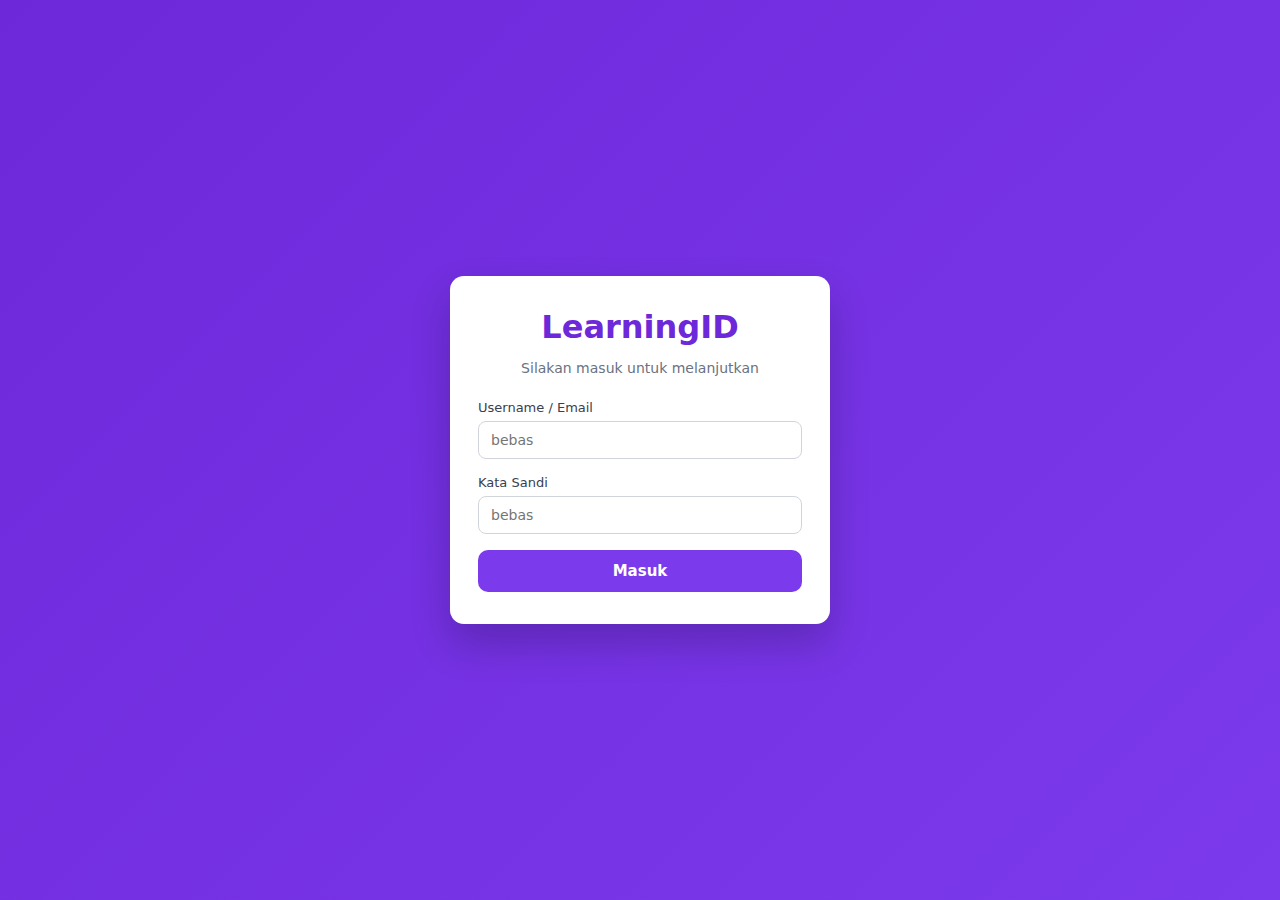
<file: index.html>
<!DOCTYPE html>
<html lang="id">
  <head>
    <meta charset="UTF-8" />
    <meta name="viewport" content="width=device-width, initial-scale=1.0" />
    <title>Login | LearningID</title>
    <link rel="stylesheet" href="index.css" />
  </head>
  <body>
    <div class="login-wrapper">
      <form class="login-card" id="loginForm">
        <h1>LearningID</h1>
        <p class="subtitle">Silakan masuk untuk melanjutkan</p>

        <label>Username / Email</label>
        <input type="text" id="email" placeholder="bebas" required />

        <label>Kata Sandi</label>
        <input type="password" id="password" placeholder="bebas" required />

        <button type="submit">Masuk</button>
      </form>
    </div>

    <script src="auth.js"></script>
  </body>
</html>
</file>
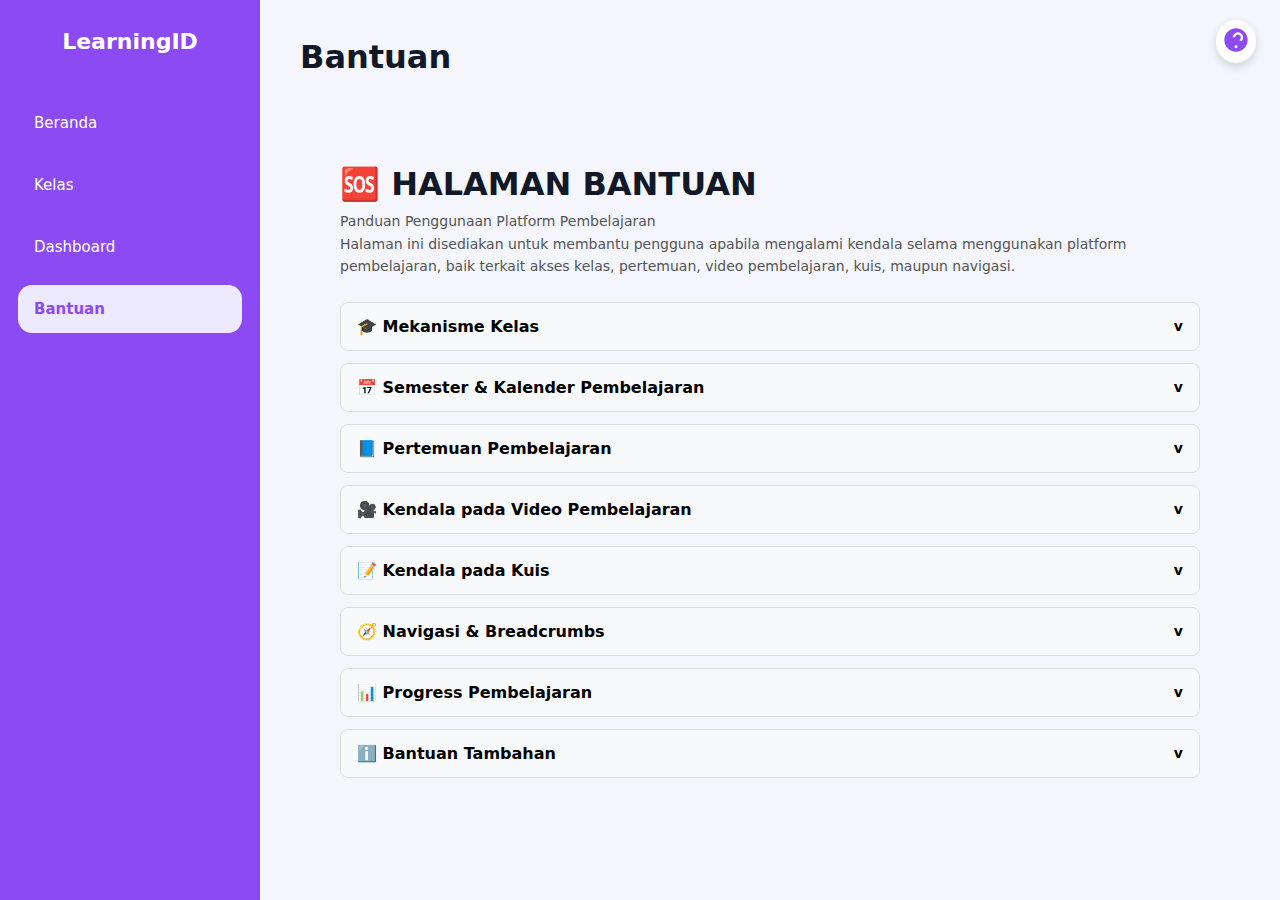
<file: bantuan.html>
<!DOCTYPE html>
<html lang="id">
  <head>
    <meta charset="UTF-8" />
    <link rel="stylesheet" href="base.css" />
    <link rel="stylesheet" href="layout.css" />
                <link rel="stylesheet" href="components.css" />


  </head>
  <body>
    <button class="hamburger-btn" id="hamburgerBtn" aria-label="Menu">
  <svg viewBox="0 0 24 24" class="hamburger-icon">
    <path d="M3 6h18M3 12h18M3 18h18"/>
  </svg>
</button>

<aside class="sidebar" id="sidebar">
      <div class="sidebar-brand">
        <div class="logo">LearningID</div>
      </div>

      <nav class="sidebar-menu">
        <a href="beranda.html" class="menu-item">Beranda</a>
        <a href="kelas.html" class="menu-item">Kelas</a>
        <a href="dashboard.html" class="menu-item">Dashboard</a>
        <a href="bantuan.html" class="menu-item active">Bantuan</a>
      </nav>
    </aside>
  <main class="main-content">
  <div class="page-header">
  <h1 class="page-title">Bantuan</h1>

  <button id="btnHelpIcon" class="help-icon-btn" aria-label="Bantuan">
  <svg viewBox="0 0 24 24" class="help-icon" xmlns="http://www.w3.org/2000/svg">
    <path d="M12 2C6.48 2 2 6.48 2 12s4.48 10 10 10
    10-4.48 10-10S17.52 2 12 2zm0 17a1.25 1.25 0 1 1 0-2.5
    1.25 1.25 0 0 1 0 2.5zm1.07-7.75-.9.92C11.45 12.9 11
    13.5 11 15h2v-.5c0-.55.45-1.05 1.17-1.75l1.24-1.26a2.5
    2.5 0 1 0-4.27-1.77h-2a4.5 4.5 0 1 1 7.73 3.36z"/>
  </svg>
</button>
</div>
<section class="help-page">
  <h1>🆘 HALAMAN BANTUAN</h1>
  <p class="help-intro">
    Panduan Penggunaan Platform Pembelajaran<br />
    Halaman ini disediakan untuk membantu pengguna apabila mengalami kendala selama
    menggunakan platform pembelajaran, baik terkait akses kelas, pertemuan, video
    pembelajaran, kuis, maupun navigasi.
  </p>

  <!-- ACCORDION -->
  <div class="accordion">

    <div class="accordion-item">
      <button class="accordion-header">
        🎓 Mekanisme Kelas
        <span class="icon">v</span>
      </button>
      <div class="accordion-content">
        <p><strong>Mengapa hanya satu kelas yang dapat diakses?</strong></p>
        <ul>
          <li>Akses kelas disesuaikan dengan jenjang siswa saat ini</li>
          <li>Kelas yang telah dilalui berstatus Selesai (100%)</li>
          <li>Kelas yang sedang dijalani berstatus Aktif</li>
          <li>Kelas di atasnya akan Terkunci</li>
        </ul>

        <p><strong>Kapan kelas berikutnya akan terbuka?</strong></p>
        <ul>
          <li>Siswa telah menyelesaikan kelas sebelumnya hingga 100%</li>
          <li>Waktu kenaikan kelas telah terpenuhi</li>
        </ul>
      </div>
    </div>

    <div class="accordion-item">
      <button class="accordion-header">
        📅 Semester & Kalender Pembelajaran
        <span class="icon">v</span>
      </button>
      <div class="accordion-content">
        <p><strong>Mengapa tidak semua semester dapat dipilih?</strong></p>
        <ul>
          <li>Semester mengikuti kalender akademik</li>
          <li>Jika sedang berada di Semester Ganjil, maka pertemuan Semester Genap belum ditampilkan.</li>
          <li>Semester Genap akan terbuka ketika sudah memasuki periode semester tersebut.</li>
        </ul>
         <p><strong>Apa fungsi kalender pada halaman pertemuan</strong></p>
        <ul>
          <p>Kalender berfungsi sebagai penanda waktu pembelajaran dan membantu pengguna mengetahui jadwal pertemuan yang sedang atau akan berlangsung.</p>
        </ul>
      </div>
    </div>
    <div class="accordion-item">
      <button class="accordion-header">
📘 Pertemuan Pembelajaran
        <span class="icon">v</span>
      </button>
      <div class="accordion-content">
        <p><strong>Mengapa pertemuan masih terkunci?
</strong></p>
        <ul>
          <li>Tanggal pertemuan belum sesuai jadwal sekolah, atau
          </ul>
Pertemuan sebelumnya belum diselesaikan.</li>
<p><strong><p><strong>Mengapa pertemuan masih terkunci?
</strong></p>
</strong></p>
 <ul>
          <li>Setiap semester terdiri dari 16 pertemuan, yang harus diselesaikan secara berurutan.
</li>
    
        </ul>
      </div>
    </div>
    <div class="accordion-item">
      <button class="accordion-header">
        🎥 Kendala pada Video Pembelajaran
        <span class="icon">v</span>
      </button>
      <div class="accordion-content">
        <p><strong>Mengapa video tidak dapat di-skip atau dipercepat?</strong></p>
        <ul>
          <li>Video pembelajaran wajib ditonton hingga selesai sebagai bagian dari proses belajar sebelum mengerjakan kuis.
</li>
</ul>
        <p><strong>Mengapa video tidak dapat di-skip atau dipercepat?</strong></p>
 <ul>
          <li>Mengapa tombol kuis belum terbuka?
</li>
          <li>Tombol kuis akan aktif secara otomatis setelah video selesai diputar sepenuhnya.</li>
        </ul>
<p>Pastikan koneksi internet stabil dan halaman tidak ditutup selama pemutaran video.
</p>
      </div>
    </div>

 <div class="accordion-item">
  <button class="accordion-header">
    📝 Kendala pada Kuis
    <span class="icon">v</span>
  </button>
  <div class="accordion-content">
    <p><strong>Mengapa kuis masih terkunci?</strong></p>
    <p>Kuis terkunci karena:</p>
    <ul>
      <li>Video pembelajaran belum selesai ditonton</li>
      <li>Kuis sebelumnya belum mencapai standar nilai minimum</li>
    </ul>

    <p><strong>Mengapa tidak dapat melanjutkan ke indikator berikutnya?</strong></p>
    <p>
      Indikator berikutnya hanya dapat dibuka setelah pengguna lulus kuis pada
      indikator sebelumnya.
    </p>

    <p><strong>❌ Jika Nilai Tidak Memenuhi Standar Minimum</strong></p>
    <p><strong>Apa yang terjadi jika tidak lulus kuis?</strong></p>
    <p>Pengguna akan:</p>
    <ul>
      <li>Dikembalikan ke video pembelajaran</li>
      <li>Wajib menonton ulang video</li>
      <li>Mengulang kuis setelah video selesai</li>
    </ul>
    <p>
      Proses ini bertujuan untuk memastikan pemahaman materi secara optimal.
    </p>

    <p><strong>✅ Jika Nilai Memenuhi Standar Minimum</strong></p>
    <p><strong>Apa yang terjadi jika lulus kuis?</strong></p>
    <ul>
      <li>Indikator dinyatakan selesai</li>
      <li>Pengguna dapat melanjutkan ke indikator berikutnya</li>
      <li>Progress pembelajaran tersimpan secara otomatis</li>
    </ul>
  </div>
</div>

<div class="accordion-item">
  <button class="accordion-header">
    🧭 Navigasi & Breadcrumbs
    <span class="icon">v</span>
  </button>
  <div class="accordion-content">
    <p><strong>Apa itu breadcrumbs dan apa fungsinya?</strong></p>
    <p>
      Breadcrumbs adalah navigasi tambahan untuk menunjukkan posisi belajar
      pengguna.
    </p>

    <p><strong>Contoh:</strong></p>
    <p>Beranda → Kelas 11 → Pertemuan 3 → Indikator 2</p>

    <p><strong>Fungsi breadcrumbs:</strong></p>
    <ul>
      <li>Menunjukkan posisi halaman saat ini</li>
      <li>Memudahkan kembali ke halaman sebelumnya</li>
      <li>Membantu navigasi pembelajaran secara terstruktur</li>
    </ul>
  </div>
</div>

<div class="accordion-item">
  <button class="accordion-header">
    📊 Progress Pembelajaran
    <span class="icon">v</span>
  </button>
  <div class="accordion-content">
    <p><strong>Bagaimana progress pembelajaran disimpan?</strong></p>
    <p>
      Progress pembelajaran tersimpan secara otomatis oleh sistem.
    </p>

    <p><strong>Di mana saya bisa melihat progress?</strong></p>
    <p>
      Pengguna dapat memantau progress melalui Dashboard.
    </p>

    <p>
      Status pertemuan akan berubah menjadi <strong>Selesai</strong> setelah
      seluruh tahapan diselesaikan.
    </p>
  </div>
</div>

<div class="accordion-item">
  <button class="accordion-header">
    ℹ️ Bantuan Tambahan
    <span class="icon">v</span>
  </button>
  <div class="accordion-content">
    <p><strong>Masih mengalami kendala?</strong></p>
    <ul>
      <li>Gunakan tombol Bantuan yang tersedia di setiap halaman</li>
      <li>Baca panduan singkat pada modal bantuan</li>
      <li>Kunjungi halaman bantuan ini untuk penjelasan lengkap</li>
    </ul>
  </div>
</div>
</main>

<div id="helpModal" class="modal hidden">
  <div class="modal-content">
    <h2>Bantuan Penggunaan</h2>

    <h4>Kelas & Pertemuan</h4>
    <ul>
      <li>Kelas disesuaikan jenjang siswa</li>
      <li>Pertemuan dibuka bertahap</li>
    </ul>

    <h4>Video & Kuis</h4>
    <ul>
      <li>Video wajib ditonton sampai selesai</li>
      <li>Kuis terbuka setelah video selesai</li>
    </ul>

    <h4>Navigasi</h4>
    <p>Gunakan breadcrumbs untuk mengetahui posisi belajar</p>

    <button id="goHelpPage" class="btn-secondary" >👉 Kunjungi Halaman Bantuan</button>
    <button id="closeHelp" class="btn-primary">Tutup</button>
  </div>
</div>

<script src="bantuan.js" defer></script>
<script src="sidebar.js" defer></script>

<script src="bantuan-modal.js" defer></script>
  </body>
</html>
</file>
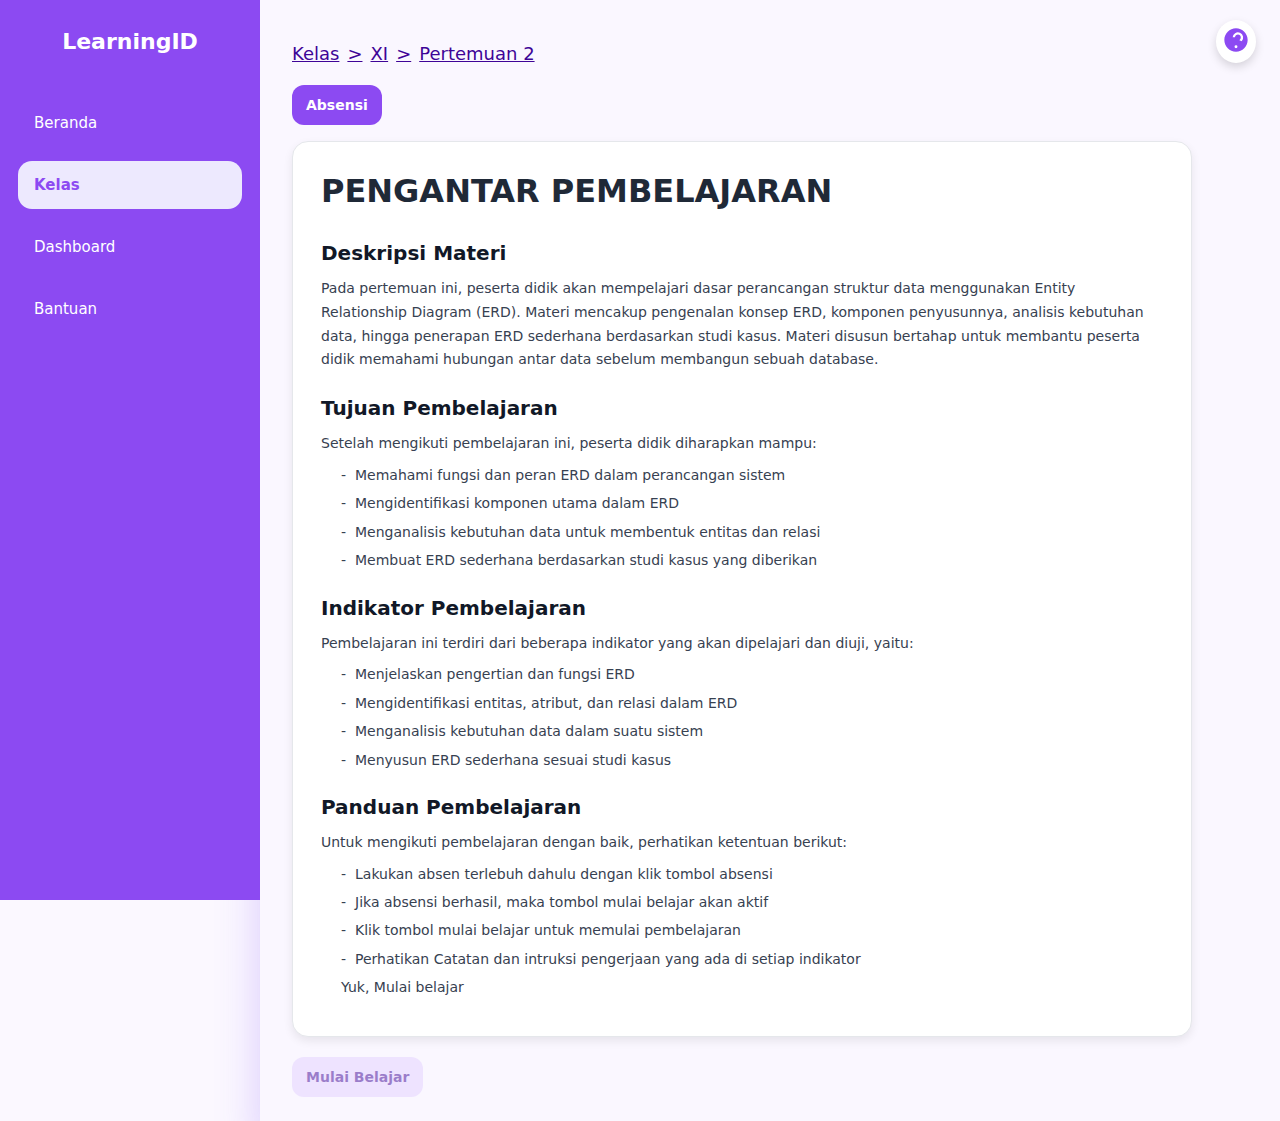
<file: belajar.html>
<!DOCTYPE html>
<html lang="id">
  <head>
    <meta charset="UTF-8" />
    <title>Belajar</title>
    <link rel="stylesheet" href="base.css" />
    <link rel="stylesheet" href="layout.css" />
    <link rel="stylesheet" href="belajar.css" />
    <link rel="stylesheet" href="quiz.css" />
    

    <body>
      <!-- HAMBURGER BUTTON (MOBILE ONLY) -->
<button class="hamburger-btn" id="hamburgerBtn" aria-label="Menu">
  <svg viewBox="0 0 24 24" class="hamburger-icon">
    <path d="M3 6h18M3 12h18M3 18h18"/>
  </svg>
</button>

      <!-- ================= SIDEBAR (PLACEHOLDER) ================= -->
<aside class="sidebar" id="sidebar">
        <div class="sidebar-brand">
          <div class="logo">LearningID</div>
        </div>

        <nav class="sidebar-menu">
          <a href="beranda.html" class="menu-item">Beranda</a>
          <a href="kelas.html" class="menu-item active">Kelas</a>
          <a href="dashboard.html" class="menu-item">Dashboard</a>
          <a href="bantuan.html" class="menu-item">Bantuan</a>
        </nav>
      </aside>

      <!-- ================= MAIN CONTENT ================= -->
      <!-- MAIN CONTENT -->
      <main class="main-content">
        <div id="breadcrumbs" class="breadcrumb"></div>
       

  <button id="btnHelpIcon" class="help-icon-btn" aria-label="Bantuan">
  <svg viewBox="0 0 24 24" class="help-icon" xmlns="http://www.w3.org/2000/svg">
    <path d="M12 2C6.48 2 2 6.48 2 12s4.48 10 10 10
    10-4.48 10-10S17.52 2 12 2zm0 17a1.25 1.25 0 1 1 0-2.5
    1.25 1.25 0 0 1 0 2.5zm1.07-7.75-.9.92C11.45 12.9 11
    13.5 11 15h2v-.5c0-.55.45-1.05 1.17-1.75l1.24-1.26a2.5
    2.5 0 1 0-4.27-1.77h-2a4.5 4.5 0 1 1 7.73 3.36z"/>
  </svg>
</button>


        <!-- ================= STATE 1 : PRE-LEARNING ================= -->
        <section id="preLearning" class="state active">
          <button id="btnAbsensi" class="btn-secondary">Absensi</button>

          <div class="info-card">
            <h1>PENGANTAR PEMBELAJARAN</h1>
            <h2>Deskripsi Materi</h2>
            <p>
              Pada pertemuan ini, peserta didik akan mempelajari dasar perancangan struktur data menggunakan Entity Relationship Diagram (ERD). Materi mencakup pengenalan konsep ERD, komponen penyusunnya, analisis kebutuhan data, hingga penerapan ERD sederhana berdasarkan studi kasus.
              Materi disusun bertahap untuk membantu peserta didik memahami hubungan antar data sebelum membangun sebuah database.
            </p>
            <h2>Tujuan Pembelajaran</h2>
            <p>
              Setelah mengikuti pembelajaran ini, peserta didik diharapkan mampu:
            </p>
            <ul>
              <li>Memahami fungsi dan peran ERD dalam perancangan sistem</li>
              <li>Mengidentifikasi komponen utama dalam ERD</li>
              <li>Menganalisis kebutuhan data untuk membentuk entitas dan relasi</li>
              <li>Membuat ERD sederhana berdasarkan studi kasus yang diberikan</li>
            </ul>

               <h2>Indikator Pembelajaran</h2>
            <p>
              Pembelajaran ini terdiri dari beberapa indikator yang akan dipelajari dan diuji, yaitu:
            </p>
            <ul>
              <li>Menjelaskan pengertian dan fungsi ERD</li>
              <li>Mengidentifikasi entitas, atribut, dan relasi dalam ERD</li>
              <li>Menganalisis kebutuhan data dalam suatu sistem</li>
              <li>Menyusun ERD sederhana sesuai studi kasus</li>
            </ul>

             <h2>Panduan Pembelajaran</h2>
            <p>
              Untuk mengikuti pembelajaran dengan baik, perhatikan ketentuan berikut:
            </p>
            <ul>
              <li>Lakukan absen terlebuh dahulu dengan klik tombol absensi</li>
              <li>Jika absensi berhasil, maka tombol mulai belajar akan aktif</li>
              <li>Klik tombol mulai belajar untuk memulai pembelajaran</li>
              <li>Perhatikan Catatan dan intruksi pengerjaan yang ada di setiap indikator</li>
              <P>Yuk, Mulai belajar</P>
            </ul>
          </div>

          <!-- Tombol Mulai Belajar (TERKUNCI) -->
          <button id="btnMulaiBelajar" class="btn-primary disabled" disabled>
            Mulai Belajar
          </button>
        </section>
        <!-- ================= STATE 2 : LEARNING / INDIKATOR ================= -->
        <section id="learningState" class="state hidden">
          <!-- ===== Header Indikator ===== -->
          <div class="indicator-header card">
            <h2>INDIKATOR 1</h2>
            <h3>Memahami Konsep Entity Relationship Diagram (ERD)</h3>
            <p>
              Pada indikator ini, kamu akan mempelajari mengapa ERD dibutuhkan dalam perancangan sistem.
Kamu akan memahami bagaimana data yang banyak dan saling terhubung perlu dimodelkan agar tetap rapi, konsisten, dan mudah dianalisis.</p>
            <p>Materi ini menjadi dasar penting sebelum membahas komponen dan pembuatan ERD lebih lanjut.</p>
          </div>

          <!-- ===== Layout Utama ===== -->
          <div class="learning-layout">
            <!-- KIRI: VIDEO + KUIS -->
            <div class="video-column">
              <div class="video-box">
                <div class="video-wrapper">
                  <div id="ytPlayer"></div>
                </div>
              </div>

              <button
                id="btnMulaiKuis"
                class="btn-quiz"
                data-indikator="1"
                disabled
              >
                Mulai Kuis
              </button>
            </div>

            <!-- KANAN: CATATAN -->
            <aside class="note-section">
              <h3>Catatan</h3>
              <p><strong>
                Paduan Menonton Video
              </strong></p>
              <ul>
              <li>Tonton video pembelajaran sampai selesai.</li>
              <li>Perhatikan bagaimana hubungan antar data dijelaskan melalui contoh sistem.</li>
              <li>Video harus ditonton penuh untuk membuka akses ke kuis.</li>
            </ul>
             <p><strong>
                Paduan Mengerjakan Kuis
              </strong></p>
              <ul>
              <li>Kuis berisi pertanyaan untuk menguji pemahamanmu tentang konsep dasar ERD.</li>
              <li>Jawablah setiap soal dengan teliti.</li>
              <li>Setelah semua soal dijawab, sistem akan menampilkan hasil kuis.</li>
            </ul>
            <p><strong>
                Hasil Kuis
              </strong></p>
              <ul>
              <li>Jika nilai memenuhi standar, kamu dapat melanjutkan ke indikator berikutnya.</li>
              <li>Jika belum memenuhi, kamu perlu menonton ulang video dan mengerjakan kuis kembali.</li>
            </ul>
                        </aside>

          </div>

          <!-- NAVIGASI -->
          <div class="learning-actions">
            <button id="btnBerikutnya" class="btn-next disabled" disabled>
              Berikutnya
            </button>
          </div>
        </section>
      
<!-- ================= STATE 3 : LEARNING / INDIKATOR ================= -->
<section id="learningState2" class="state hidden">
  <!-- ===== Header Indikator ===== -->
  <div class="indicator-header card">
    <h2> INDIKATOR 2</h2>
    <h3>Mengidentifikasi Komponen Utama ERD</h3>
    <p>
      Pada indikator ini, kamu akan mengenali tiga komponen utama ERD, yaitu:</p>
    <ul>
    <li>Entitas</li>
    <li>Atribut</li>
    <li>Relasi</li>
    <p>
      Ketiga komponen ini selalu digunakan dalam setiap perancangan ERD dan menjadi struktur dasar dalam memodelkan data.</p>
  </div>

  <!-- ===== Layout Utama ===== -->
  <div class="learning-layout">
    <!-- KIRI: VIDEO + KUIS -->
    <div class="video-column">
      <div class="video-box">
        <div class="video-wrapper">
          <!-- VIDEO PLAYER (SAMA, JANGAN GANTI STRUKTUR) -->
          <div id="ytPlayer2"></div>
        </div>
      </div>

      <button
        id="btnMulaiKuis2"
        class="btn-quiz"
        data-indikator="2"
        disabled
      >
        Mulai Kuis
      </button>
    </div>

    <!-- KANAN: CATATAN -->
    <aside class="note-section">
      <h3>Catatan</h3>
      <p><strong>
        Paduan Menonton Video
      </strong></p>
       <ul>
    <li>Tonton video untuk memahami pengertian dan fungsi setiap komponen ERD.</li>
    <li>Perhatikan contoh entitas, atribut, dan relasi yang dijelaskan.</li>
    <li>Video harus ditonton sampai selesai untuk membuka kuis.</li>
    </ul>
    <p><strong>
        Paduan Mengerjakan Kuis
      </strong></p>
       <ul>
    <li>Kuis dirancang untuk menguji pemahamanmu tentang komponen ERD.</li>
    <li>Bacalah setiap soal dengan cermat sebelum menjawab.</li>
    <li>Pastikan semua soal dijawab untuk mendapatkan hasil akhir.</li>
    </ul>
    <p><strong>
        Hasil Kuis
      </strong></p>
       <ul>
    <li>Lulus → lanjut ke indikator berikutnya.</li>
    <li>Belum lulus → pelajari kembali video dan ulangi kuis.</li>
    </ul>
    </aside>
  </div>

  <!-- NAVIGASI -->
  <div class="learning-actions">
    <button id="btnBerikutnya2" class="btn-next disabled" disabled>
      Berikutnya
    </button>
  </div>
</section>
<!-- ================= STATE 4 : LEARNING / INDIKATOR ================= -->
<section id="learningState3" class="state hidden">
  <!-- ===== Header Indikator ===== -->
  <div class="indicator-header card">
   <h2> INDIKATOR 3</h2>
    <h3>Menganalisis Kebutuhan Data untuk Membentuk Entitas & Relasi</h3>
    <p>
      Di indikator ini, kamu akan belajar cara menganalisis kebutuhan data sebelum membuat ERD.
Kamu akan memahami bagaimana menentukan:</p>
    <ul>
    <li>Entitas yang diperlukan</li>
    <li>Atribut yang relevan</li>
    <li>Serta relasi antar entitas berdasarkan alur sistem.</li>
    </ul>
  </div>

  <!-- ===== Layout Utama ===== -->
  <div class="learning-layout">
    <!-- KIRI: VIDEO + KUIS -->
    <div class="video-column">
      <div class="video-box">
        <div class="video-wrapper">
          <!-- VIDEO PLAYER (SAMA, JANGAN GANTI STRUKTUR) -->
          <div id="ytPlayer3"></div>
        </div>
      </div>

      <button
        id="btnMulaiKuis3"
        class="btn-quiz"
        data-indikator="3"
        disabled
      >
        Mulai Kuis
      </button>
    </div>

    <!-- KANAN: CATATAN -->
    <aside class="note-section">
      <h3>Catatan</h3>
      <p><strong>
        Paduan Menonton Video
      </strong></p>
      <ul>
    <li>Perhatikan langkah-langkah analisis kebutuhan data yang dijelaskan.</li>
    <li>Fokus pada proses mengidentifikasi entitas dan relasi dari sebuah sistem.</li>
    <li>Video wajib ditonton sampai selesai.</li>
    </ul>
    <p><strong>
        Paduan Mengerjakan Kuis
      </strong></p>
      <ul>
    <li>Kuis berisi soal analisis sederhana berdasarkan contoh sistem.</li>
    <li>Gunakan logika, bukan sekadar menghafal.</li>
    <li>Jawablah seluruh soal untuk melihat hasil akhir.</li>
    </ul>
    <p><strong>
      Hasil Kuis
      </strong></p>
      <ul>
    <li>Nilai memenuhi standar → lanjut ke indikator berikutnya.</li>
    <li>Nilai belum memenuhi → ulangi pembelajaran dan kuis.</li>
    </ul>
    </aside>
  </div>

  <!-- NAVIGASI -->
  <div class="learning-actions">
    <button id="btnBerikutnya3" class="btn-next disabled" disabled>
      Berikutnya
    </button>
  </div>
</section>
<!-- ================= STATE 3 : LEARNING / INDIKATOR ================= -->
<section id="learningState4" class="state hidden">
  <!-- ===== Header Indikator ===== -->
  <div class="indicator-header card">
    <h2> INDIKATOR 4</h2>
    <h3>Membuat ERD Sederhana Berdasarkan Studi Kasus</h3>
    <p>
      Pada indikator ini, kamu akan menerapkan seluruh pemahaman sebelumnya untuk membuat ERD sederhana berdasarkan studi kasus nyata.
      Kamu akan melihat bagaimana entitas, atribut, relasi, dan kardinalitas digabungkan menjadi satu diagram ERD yang utuh.
    </p>
  </div>

  <!-- ===== Layout Utama ===== -->
  <div class="learning-layout">
    <!-- KIRI: VIDEO + KUIS -->
    <div class="video-column">
      <div class="video-box">
        <div class="video-wrapper">
          <!-- VIDEO PLAYER (SAMA, JANGAN GANTI STRUKTUR) -->
          <div id="ytPlayer4"></div>
        </div>
      </div>

      <button
        id="btnMulaiKuis4"
        class="btn-quiz"
        data-indikator="4"
        disabled
      >
        Mulai Kuis
      </button>
    </div>

    <!-- KANAN: CATATAN -->
    <aside class="note-section">
       <h3>Catatan</h3>
      <p><strong>
        Paduan Menonton Video
      </strong></p>
      <ul>
    <li>Tonton video dengan fokus pada langkah-langkah penyusunan ERD.</li>
    <li>Perhatikan bagaimana studi kasus diterjemahkan menjadi diagram.</li>
    <li>Video harus ditonton penuh sebelum kuis terbuka.</li>
    </ul>
    <p><strong>
        Paduan Mengerjakan Kuis
      </strong></p>
      <ul>
    <li>Kuis menguji pemahamanmu dalam membaca dan menganalisis ERD sederhana.</li>
    <li>Jawablah soal berdasarkan studi kasus yang telah dipelajari.</li>
    <li>Selesaikan kuis untuk melihat hasilnya.</li>
    </ul>
    <p><strong>
        Hasil Kuis
      </strong></p>
      <ul>
    <li>Lulus → lanjut ke materi rangkuman.</li>
    <li>Belum lulus → pelajari kembali video dan ulangi kuis.</li>
    </ul>
    </aside>
  </div>

  <!-- NAVIGASI -->
  <div class="learning-actions">
    <button id="btnBerikutnya4" class="btn-next disabled" disabled>
      Berikutnya
    </button>
  </div>
</section>
<!-- ================= STATE 3 : LEARNING / INDIKATOR ================= -->
<section id="learningState5" class="state hidden">
  <!-- ===== Header Indikator ===== -->
  <div class="indicator-header card">
    <h2>RANGKUMAN MATERI</h2>
     <p>
      Pada pertemuan ini, peserta didik telah mempelajari bahwa ERD merupakan alat penting dalam merancang struktur data sebuah sistem. ERD membantu menggambarkan hubungan antar entitas secara terstruktur melalui entitas, atribut, dan relasi.
    </p>
    <p>
      Dengan menganalisis kebutuhan data dan menerapkannya ke dalam studi kasus, peserta didik diharapkan mampu memahami bagaimana ERD digunakan sebagai dasar perancangan database yang rapi dan terorganisir.
    </p>
  </div>
  </div>

  <!-- ===== Layout Utama ===== -->
  <div class="learning-layout">
    <!-- KIRI: VIDEO + KUIS -->
    <div class="video-column">
      <div class="video-box">
        <div class="video-wrapper">
          <!-- VIDEO PLAYER (SAMA, JANGAN GANTI STRUKTUR) -->
          <div id="ytPlayer5"></div>
        </div>
      </div>

<button
  id="btnSelesaiPertemuan"
  class="btn-quiz disabled"
  disabled
>
  Selesai & Kembali ke Pertemuan
</button>
  </div>

  
</section>
      <!-- ================= MODAL ABSENSI (Layer C) ================= -->
      <!-- MODAL ABSENSI -->
      <div class="modal-overlay hidden" id="absensiModal">
        <div class="modal">
          <h2>Absensi</h2>

          <div class="form-group">
            <label>Nama Siswa</label>
            <input type="text" id="namaSiswa" placeholder="Masukkan nama" />
          </div>

          <div class="form-group">
            <label>Kelas</label>
            <input type="text" id="kelasSiswa" placeholder="Contoh: XI IPA 1" />
          </div>

          <div class="form-group">
            <label>Ket. Absen</label>
            <div class="readonly-box" id="ketAbsen">
              Sems Ganjil - Pertemuan 2<br />
              14/01/2026 - 09.00 WIB
            </div>
          </div>

          <div class="modal-actions">
            <button class="btn-secondary" id="btnBatalAbsensi">Batal</button>
            <button class="btn-primary" id="btnSimpanAbsensi">Simpan</button>
          </div>
        </div>
      </div>

      <!-- MODAL kuis -->

      <div id="quizModal" class="quiz-modal hidden">
        <!-- ========== SOAL (YANG SUDAH ADA) ========== -->
        <div class="quiz-card" id="quizSoal">
          <div class="quiz-header">
            <span id="quizProgress">Pertanyaan 1/5</span>
            <span id="quizTimer">05:00</span>
          </div>

          <h2 id="quizQuestion"></h2>
          <div id="quizOptions" class="quiz-options"></div>

          <div class="quiz-actions">
            <button id="btnPrev" class="btn-secondary">Back</button>
            <button id="btnNext" class="btn-primary">Next</button>
          </div>
        </div>

        <!-- ========== HASIL KUIS ========== -->
<!-- ========== HASIL KUIS ========== -->
<div id="quizResultModal" class="quiz-modal hidden">
  <div class="quiz-card quiz-result-card">

    <!-- ICON HASIL -->
    <div class="result-icon">
      <!-- ICON LULUS -->
      <img
        id="iconPassed"
        src="check.png"
        alt="Lulus"
        class="hidden"
      />

      <!-- ICON TIDAK LULUS -->
      <img
        id="iconFailed"
        src="cross.png"
        alt="Belum Lulus"
        class="hidden"
      />
    </div>

    <!-- JUDUL -->
    <h2 id="resultTitle"></h2>

    <!-- SKOR -->
    <div class="result-score-box">
      <span class="score-label">Skor</span>
      <span id="resultScore" class="score-value"></span>
    </div>

    <!-- DESKRIPSI -->
    <p id="resultDescription" class="result-desc"></p>

    <!-- ACTION -->
    <div class="quiz-actions">

      <!-- ❌ HANYA UNTUK TIDAK LULUS -->
      <button id="btnRetry" class="btn-secondary hidden">
        Pelajari Ulang
      </button>

      <!-- ✅ HANYA UNTUK LULUS -->
      <button id="btnLanjut" class="btn-primary hidden">
        Materi Berikutnya
      </button>

    </div>
  </div>
</div>
<div id="helpModal" class="modal hidden">
  <div class="modal-content">
    <h2>Bantuan Penggunaan</h2>

    <h4>Kelas & Pertemuan</h4>
    <ul>
      <li>Kelas disesuaikan jenjang siswa</li>
      <li>Pertemuan dibuka bertahap</li>
    </ul>

    <h4>Video & Kuis</h4>
    <ul>
      <li>Video wajib ditonton sampai selesai</li>
      <li>Kuis terbuka setelah video selesai</li>
    </ul>

    <h4>Navigasi</h4>
    <p>Gunakan breadcrumbs untuk mengetahui posisi belajar</p>

    <button id="goHelpPage" class="btn-secondary" >👉 Kunjungi Halaman Bantuan</button>
    <button id="closeHelp" class="btn-primary">Tutup</button>
  </div>
</div>

</main>



      <script src="belajar.js"></script>
      <script src="navigasi.js"></script>
      <script src="state.js"></script>
      <script src="breadcrumbs-state.js"></script>
            <script src="sidebar.js"></script>
      <script src="https://www.youtube.com/iframe_api"></script>
      <script src="video.js"></script>
      <script src="quiz-data.js"></script>
      <script src="quiz-engine.js"></script>
      <script src="quiz-ui.js"></script>
      <script src="bantuan-modal.js"></script>
      <script src="learning-progress.js"></script>
</body>
</html>
</file>
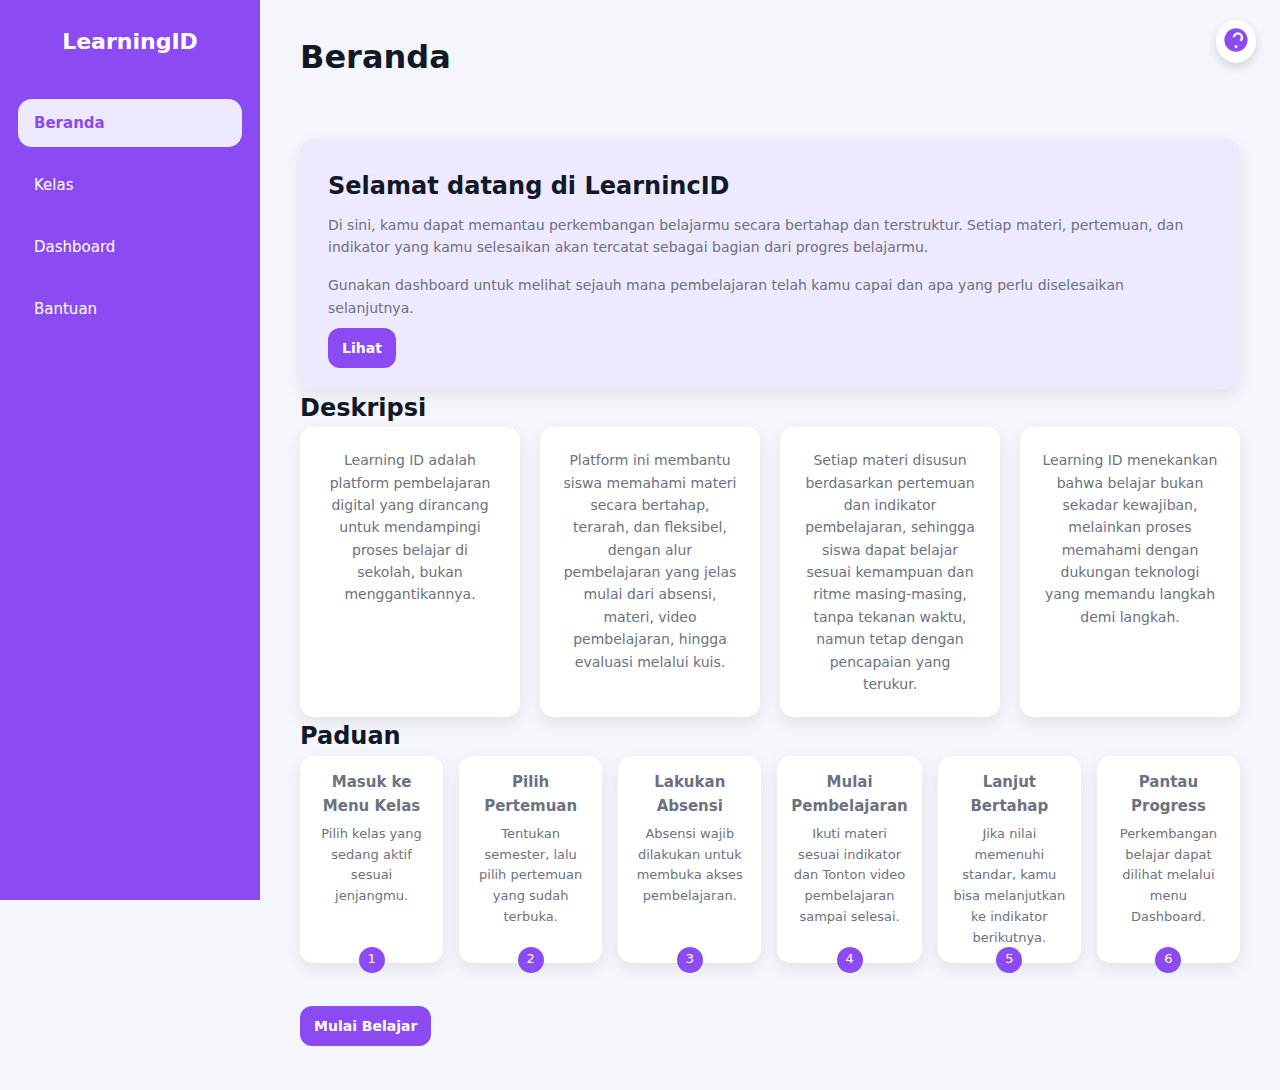
<file: beranda.html>
<!DOCTYPE html>
<html lang="id">
  <head>
    <meta charset="UTF-8" />
    <title>Beranda | Learning ID</title>

    <!-- CSS Global -->
    <link rel="stylesheet" href="base.css" />
    <link rel="stylesheet" href="layout.css" />
    <link rel="stylesheet" href="components.css" />
  </head>
  <body>
    <button class="hamburger-btn" id="hamburgerBtn" aria-label="Menu">
      <svg viewBox="0 0 24 24" class="hamburger-icon">
        <path d="M3 6h18M3 12h18M3 18h18" />
      </svg>
    </button>
    <!-- SIDEBAR -->
    <aside class="sidebar" id="sidebar">
      <div class="sidebar-brand">
        <div class="logo">LearningID</div>
      </div>

      <nav class="sidebar-menu">
        <a href="beranda.html" class="menu-item active">
          <span>Beranda</span>
        </a>
        <a href="kelas.html" class="menu-item">
          <span>Kelas</span>
        </a>
        <a href="dashboard.html" class="menu-item">
          <span>Dashboard</span>
        </a>
        <a href="bantuan.html" class="menu-item">
          <span>Bantuan</span>
        </a>
      </nav>
    </aside>

    <!-- MAIN CONTENT -->
    <main class="main-content">
      <div class="page-header">
        <h1 class="page-title">Beranda</h1>

        <button id="btnHelpIcon" class="help-icon-btn" aria-label="Bantuan">
          <svg
            viewBox="0 0 24 24"
            class="help-icon"
            xmlns="http://www.w3.org/2000/svg"
          >
            <path
              d="M12 2C6.48 2 2 6.48 2 12s4.48 10 10 10
    10-4.48 10-10S17.52 2 12 2zm0 17a1.25 1.25 0 1 1 0-2.5
    1.25 1.25 0 0 1 0 2.5zm1.07-7.75-.9.92C11.45 12.9 11
    13.5 11 15h2v-.5c0-.55.45-1.05 1.17-1.75l1.24-1.26a2.5
    2.5 0 1 0-4.27-1.77h-2a4.5 4.5 0 1 1 7.73 3.36z"
            />
          </svg>
        </button>
      </div>

      <!-- SECTION 1: SAMBUTAN -->
      <section class="welcome-section">
        <div class="welcome-card">
          <div class="welcome-text">
            <h2>Selamat datang di LearnincID</h2>
            <p>
              Di sini, kamu dapat memantau perkembangan belajarmu secara
              bertahap dan terstruktur. Setiap materi, pertemuan, dan indikator
              yang kamu selesaikan akan tercatat sebagai bagian dari progres
              belajarmu.
            </p>
            <p>
              Gunakan dashboard untuk melihat sejauh mana pembelajaran telah
              kamu capai dan apa yang perlu diselesaikan selanjutnya.
            </p>
            <a href="dashboard.html" class="btn-primary">Lihat</a>
          </div>

          <div class="welcome-avatar">
            <!-- icon visual saja -->
          </div>
        </div>
      </section>

      <!-- SECTION 2: DESKRIPSI -->
      <section class="content-section">
        <h2 class="section-title">Deskripsi</h2>

        <div class="card-grid four-column">
          <div class="info-card">
            <p>
              Learning ID adalah platform pembelajaran digital yang dirancang
              untuk mendampingi proses belajar di sekolah, bukan
              menggantikannya.
            </p>
          </div>
          <div class="info-card">
            <p>
              Platform ini membantu siswa memahami materi secara bertahap,
              terarah, dan fleksibel, dengan alur pembelajaran yang jelas mulai
              dari absensi, materi, video pembelajaran, hingga evaluasi melalui
              kuis.
            </p>
          </div>
          <div class="info-card">
            <p>
              Setiap materi disusun berdasarkan pertemuan dan indikator
              pembelajaran, sehingga siswa dapat belajar sesuai kemampuan dan
              ritme masing-masing, tanpa tekanan waktu, namun tetap dengan
              pencapaian yang terukur.
            </p>
          </div>
          <div class="info-card">
            <p>
              Learning ID menekankan bahwa belajar bukan sekadar kewajiban,
              melainkan proses memahami dengan dukungan teknologi yang memandu
              langkah demi langkah.
            </p>
          </div>
        </div>
      </section>

      <!-- SECTION 3: PADUAN -->
      <section class="content-section">
        <h2 class="section-title">Paduan</h2>

        <div class="step-grid">
          <div class="step-card">
            <p><strong>Masuk ke Menu Kelas</strong></p>
            <p>Pilih kelas yang sedang aktif sesuai jenjangmu.</p>
            <span class="step-number">1</span>
          </div>
          <div class="step-card">
            <p><strong>Pilih Pertemuan</strong></p>
            <p>Tentukan semester, lalu pilih pertemuan yang sudah terbuka.</p>
            <span class="step-number">2</span>
          </div>
          <div class="step-card">
            <p><strong>Lakukan Absensi</strong></p>
            <p>Absensi wajib dilakukan untuk membuka akses pembelajaran.</p>
            <span class="step-number">3</span>
          </div>
          <div class="step-card">
            <p><strong>Mulai Pembelajaran</strong></p>
            <p>
              Ikuti materi sesuai indikator dan Tonton video pembelajaran sampai
              selesai.
            </p>
            <span class="step-number">4</span>
          </div>
          <div class="step-card">
            <p><strong>Lanjut Bertahap</strong></p>
            <p>
              Jika nilai memenuhi standar, kamu bisa melanjutkan ke indikator
              berikutnya.
            </p>
            <span class="step-number">5</span>
          </div>
          <div class="step-card">
            <p><strong>Pantau Progress</strong></p>
            <p>Perkembangan belajar dapat dilihat melalui menu Dashboard.</p>
            <span class="step-number">6</span>
          </div>
        </div>
      </section>

      <!-- SECTION 4: CTA -->
      <section class="cta-section">
        <a href="kelas.html" class="btn-primary"> Mulai Belajar </a>
      </section>
      <div id="helpModal" class="modal hidden">
        <div class="modal-content">
          <h2>Bantuan Penggunaan</h2>

          <h4>Kelas & Pertemuan</h4>
          <ul>
            <li>Kelas disesuaikan jenjang siswa</li>
            <li>Pertemuan dibuka bertahap</li>
          </ul>

          <h4>Video & Kuis</h4>
          <ul>
            <li>Video wajib ditonton sampai selesai</li>
            <li>Kuis terbuka setelah video selesai</li>
          </ul>

          <h4>Navigasi</h4>
          <p>Gunakan breadcrumbs untuk mengetahui posisi belajar</p>

          <button id="goHelpPage" class="btn-secondary">
            👉 Kunjungi Halaman Bantuan
          </button>
          <button id="closeHelp" class="btn-primary">Tutup</button>
        </div>
      </div>
    </main>
    <script src="sidebar.js"></script>

    <script src="bantuan-modal.js" defer></script>
  </body>
</html>
</file>
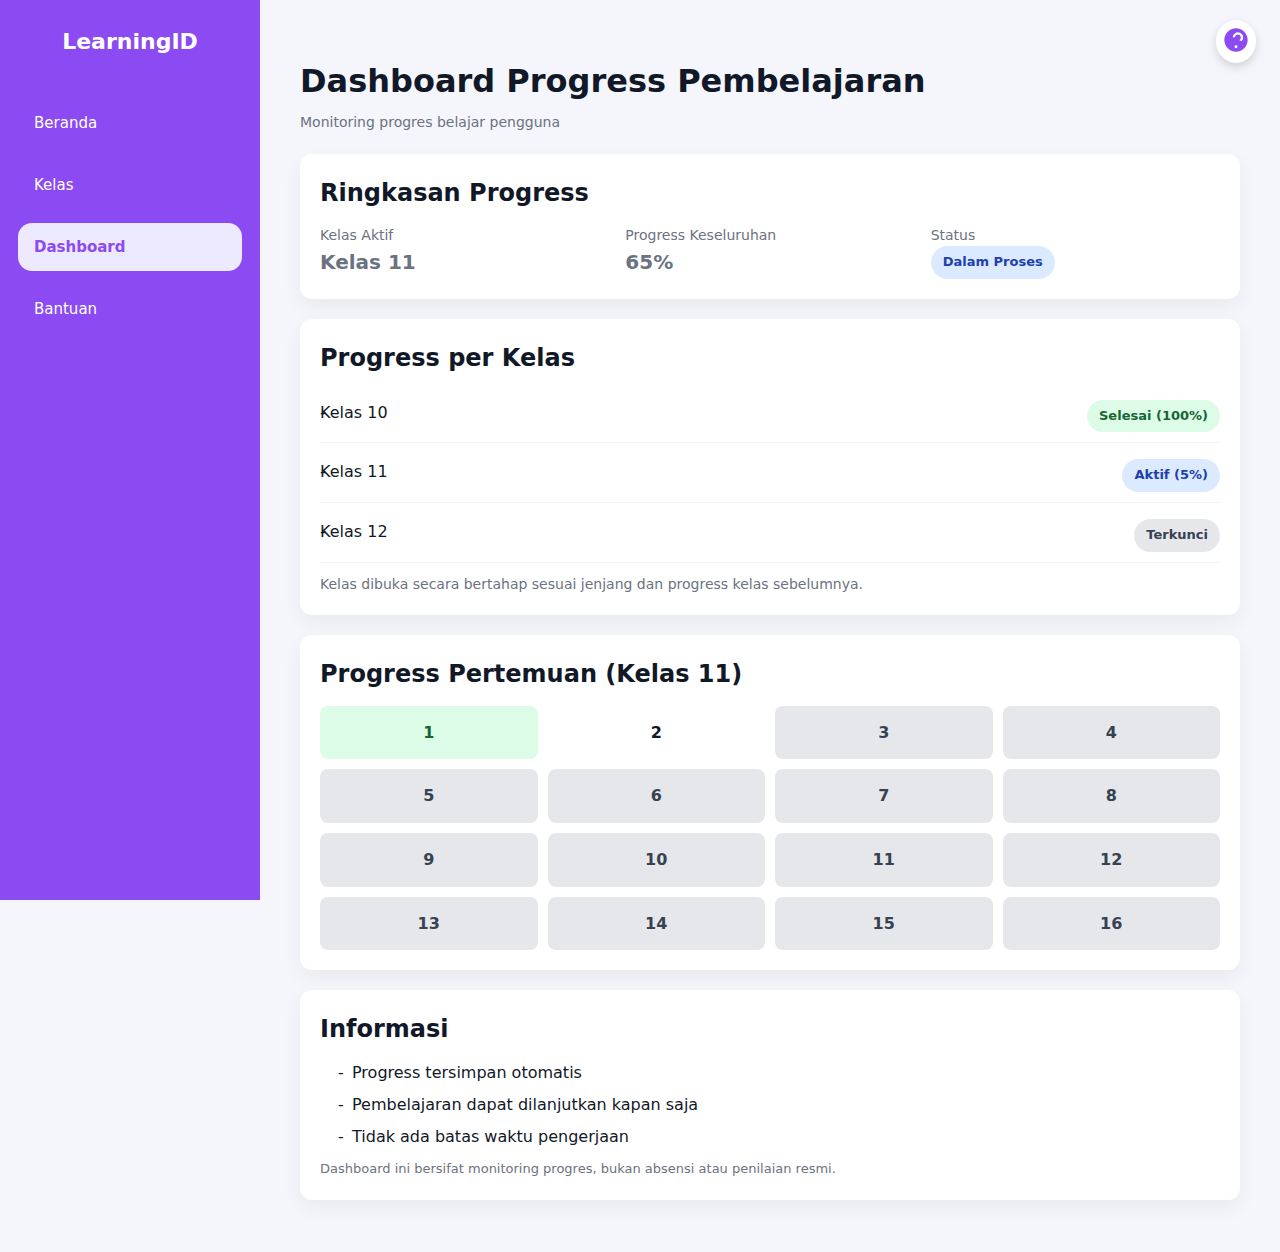
<file: dashboard.html>
<!DOCTYPE html>
<html lang="id">
  <head>
    <meta charset="UTF-8" />
    <meta name="viewport" content="width=device-width, initial-scale=1.0" />
    <title>Dashboard Progress Pembelajaran</title>
    <link rel="stylesheet" href="base.css" />
    <link rel="stylesheet" href="layout.css" />
    <link rel="stylesheet" href="dashboard.css" />
    <link rel="stylesheet" href="components.css" />
  </head>
  <body>
    <button class="hamburger-btn" id="hamburgerBtn" aria-label="Menu">
      <svg viewBox="0 0 24 24" class="hamburger-icon">
        <path d="M3 6h18M3 12h18M3 18h18" />
      </svg>
    </button>
    <aside class="sidebar" id="sidebar">
      <div class="sidebar-brand">
        <div class="logo">LearningID</div>
      </div>

      <nav class="sidebar-menu">
        <a href="beranda.html" class="menu-item">
          <span>Beranda</span>
        </a>
        <a href="kelas.html" class="menu-item">
          <span>Kelas</span>
        </a>
        <a href="dashboard.html" class="menu-item active">
          <span>Dashboard</span>
        </a>
        <a href="bantuan.html" class="menu-item">
          <span>Bantuan</span>
        </a>
      </nav>
    </aside>
    <main class="main-content">
      <div class="page-header">
        <button id="btnHelpIcon" class="help-icon-btn" aria-label="Bantuan">
          <svg
            viewBox="0 0 24 24"
            class="help-icon"
            xmlns="http://www.w3.org/2000/svg"
          >
            <path
              d="M12 2C6.48 2 2 6.48 2 12s4.48 10 10 10
    10-4.48 10-10S17.52 2 12 2zm0 17a1.25 1.25 0 1 1 0-2.5
    1.25 1.25 0 0 1 0 2.5zm1.07-7.75-.9.92C11.45 12.9 11
    13.5 11 15h2v-.5c0-.55.45-1.05 1.17-1.75l1.24-1.26a2.5
    2.5 0 1 0-4.27-1.77h-2a4.5 4.5 0 1 1 7.73 3.36z"
            />
          </svg>
        </button>
      </div>
      <!-- HEADER -->
      <header class="dashboard-header">
        <h1>Dashboard Progress Pembelajaran</h1>
        <p class="subtitle">Monitoring progres belajar pengguna</p>
      </header>

      <!-- RINGKASAN -->
      <section class="card summary">
        <h2>Ringkasan Progress</h2>

        <div class="summary-grid">
          <div>
            <p class="label">Kelas Aktif</p>
            <p class="value">Kelas 11</p>
          </div>

          <div>
            <p class="label">Progress Keseluruhan</p>
            <p class="value">65%</p>
          </div>

          <div>
            <p class="label">Status</p>
            <span class="status proses">Dalam Proses</span>
          </div>
        </div>
      </section>

      <!-- PROGRESS PER KELAS -->
      <section class="card">
        <h2>Progress per Kelas</h2>

        <ul class="class-progress">
          <li>
            <span>Kelas 10</span>
            <span class="status selesai">Selesai (100%)</span>
          </li>
          <li>
            <span>Kelas 11</span>
            <span class="status proses">Aktif (5%)</span>
          </li>
          <li>
            <span>Kelas 12</span>
            <span class="status terkunci">Terkunci</span>
          </li>
        </ul>

        <p class="note">
          Kelas dibuka secara bertahap sesuai jenjang dan progress kelas
          sebelumnya.
        </p>
      </section>

      <!-- PROGRESS PERTEMUAN -->
      <section class="card">
        <h2>Progress Pertemuan (Kelas 11)</h2>

        <div class="meeting-grid">
          <div class="meeting selesai">1</div>
          <div class="meeting Proses">2</div>
          <div class="meeting terkunci">3</div>
          <div class="meeting terkunci">4</div>
          <div class="meeting terkunci">5</div>
          <div class="meeting terkunci">6</div>
          <div class="meeting terkunci">7</div>
          <div class="meeting terkunci">8</div>
          <div class="meeting terkunci">9</div>
          <div class="meeting terkunci">10</div>
          <div class="meeting terkunci">11</div>
          <div class="meeting terkunci">12</div>
          <div class="meeting terkunci">13</div>
          <div class="meeting terkunci">14</div>
          <div class="meeting terkunci">15</div>
          <div class="meeting terkunci">16</div>
        </div>
      </section>

      <!-- CATATAN -->
      <section class="card info">
        <h2>Informasi</h2>
        <ul>
          <li>Progress tersimpan otomatis</li>
          <li>Pembelajaran dapat dilanjutkan kapan saja</li>
          <li>Tidak ada batas waktu pengerjaan</li>
        </ul>

        <p class="disclaimer">
          Dashboard ini bersifat monitoring progres, bukan absensi atau
          penilaian resmi.
        </p>
      </section>
      <div id="helpModal" class="modal hidden">
        <div class="modal-content">
          <h2>Bantuan Penggunaan</h2>

          <h4>Kelas & Pertemuan</h4>
          <ul>
            <li>Kelas disesuaikan jenjang siswa</li>
            <li>Pertemuan dibuka bertahap</li>
          </ul>

          <h4>Video & Kuis</h4>
          <ul>
            <li>Video wajib ditonton sampai selesai</li>
            <li>Kuis terbuka setelah video selesai</li>
          </ul>

          <h4>Navigasi</h4>
          <p>Gunakan breadcrumbs untuk mengetahui posisi belajar</p>

          <button id="goHelpPage" class="btn-secondary">
            👉 Kunjungi Halaman Bantuan
          </button>
          <button id="closeHelp" class="btn-primary">Tutup</button>
        </div>
      </div>
    </main>
    <script src="sidebar.js" defer></script>

    <script src="bantuan-modal.js" defer></script>
  </body>
</html>
</file>
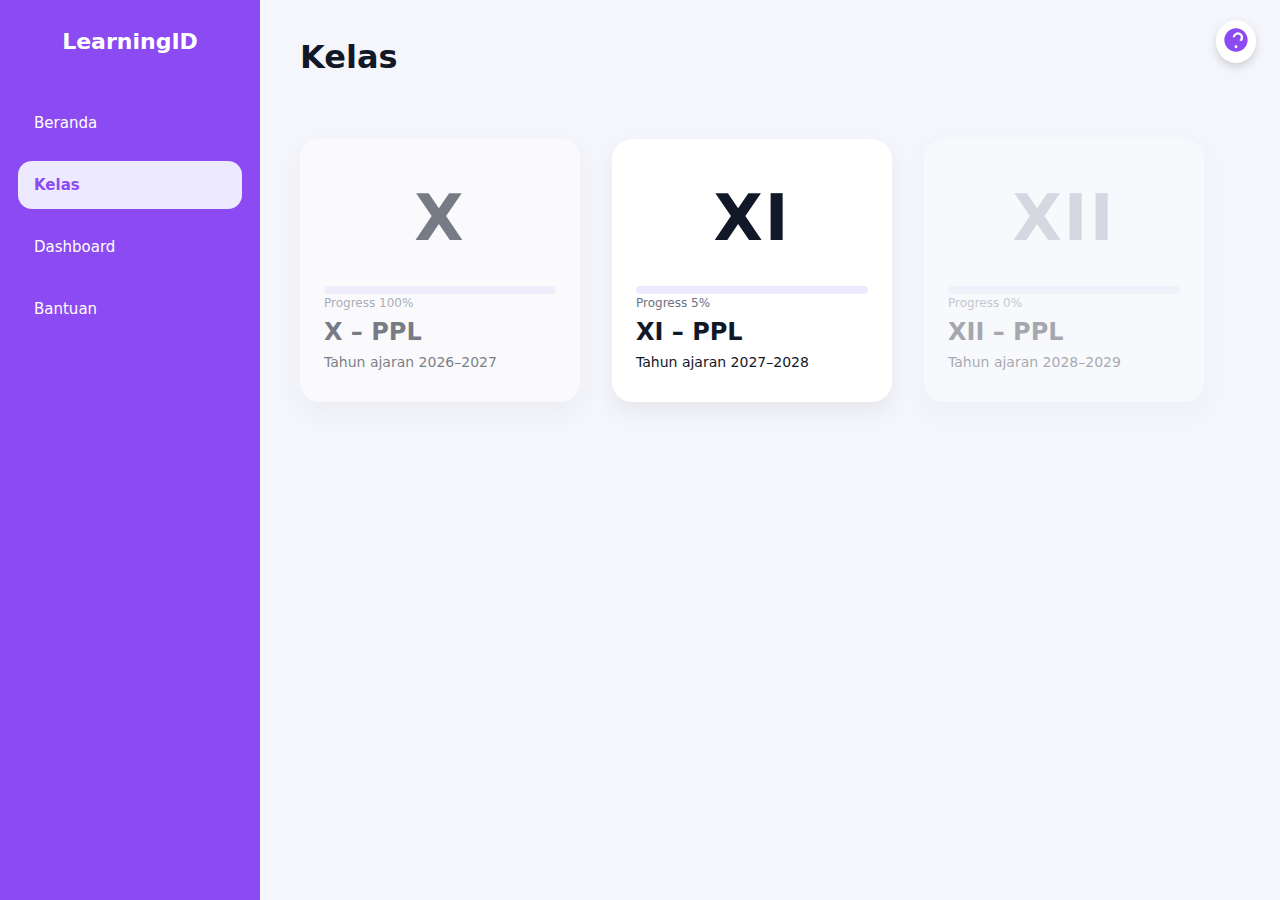
<file: kelas.html>
<!DOCTYPE html>
<html lang="id">
  <head>
    <meta charset="UTF-8" />
    <title>Kelas | Learning ID</title>

    <!-- CSS Global (akan dihubungkan kemudian) -->
    <link rel="stylesheet" href="base.css" />
    <link rel="stylesheet" href="layout.css" />
    <link rel="stylesheet" href="components.css" />
  </head>
  <body>
    <button class="hamburger-btn" id="hamburgerBtn" aria-label="Menu">
      <svg viewBox="0 0 24 24" class="hamburger-icon">
        <path d="M3 6h18M3 12h18M3 18h18" />
      </svg>
    </button>
    <!-- SIDEBAR -->
    <aside class="sidebar" id="sidebar">
      <div class="sidebar-brand">
        <div class="logo">LearningID</div>
      </div>

      <nav class="sidebar-menu">
        <a href="beranda.html" class="menu-item">
          <span>Beranda</span>
        </a>
        <a href="kelas.html" class="menu-item active">
          <span>Kelas</span>
        </a>
        <a href="dashboard.html" class="menu-item">
          <span>Dashboard</span>
        </a>
        <a href="bantuan.html" class="menu-item">
          <span>Bantuan</span>
        </a>
      </nav>
    </aside>

    <!-- MAIN CONTENT -->
    <main class="main-content">
      <div class="page-header">
        <button id="btnHelpIcon" class="help-icon-btn" aria-label="Bantuan">
          <svg
            viewBox="0 0 24 24"
            class="help-icon"
            xmlns="http://www.w3.org/2000/svg"
          >
            <path
              d="M12 2C6.48 2 2 6.48 2 12s4.48 10 10 10
    10-4.48 10-10S17.52 2 12 2zm0 17a1.25 1.25 0 1 1 0-2.5
    1.25 1.25 0 0 1 0 2.5zm1.07-7.75-.9.92C11.45 12.9 11
    13.5 11 15h2v-.5c0-.55.45-1.05 1.17-1.75l1.24-1.26a2.5
    2.5 0 1 0-4.27-1.77h-2a4.5 4.5 0 1 1 7.73 3.36z"
            />
          </svg>
        </button>
        <h1 class="page-title">Kelas</h1>
      </div>

      <!-- CONTAINER CARD KELAS -->
      <section class="kelas-container">
        <!-- CARD KELAS X (SELESAI) -->
        <div class="kelas-card completed">
          <div class="kelas-header">
            <span class="kelas-level">X</span>
          </div>

          <div class="kelas-progress">
            <div class="progress-bar"></div>
            <div class="progress-label">
              <span>Progress</span>
              <span>100%</span>
            </div>
          </div>

          <div class="kelas-info">
            <h2>X – PPL</h2>
            <p>Tahun ajaran 2026–2027</p>
          </div>
        </div>

        <!-- CARD KELAS XI (AKTIF) -->
        <a href="pertemuan.html" class="kelas-card active">
          <div class="kelas-header">
            <span class="kelas-level">XI</span>
          </div>

          <div class="kelas-progress">
            <div class="progress-bar"></div>
            <div class="progress-label">
              <span>Progress</span>
              <span>5%</span>
            </div>
          </div>

          <div class="kelas-info">
            <h2>XI – PPL</h2>
            <p>Tahun ajaran 2027–2028</p>
          </div>
        </a>

        <!-- CARD KELAS XII (TERKUNCI) -->
        <div class="kelas-card locked">
          <div class="kelas-header">
            <span class="kelas-level">XII</span>
          </div>

          <div class="kelas-progress">
            <div class="progress-bar"></div>
            <div class="progress-label">
              <span>Progress</span>
              <span>0%</span>
            </div>
          </div>

          <div class="kelas-info">
            <h2>XII – PPL</h2>
            <p>Tahun ajaran 2028–2029</p>
          </div>
        </div>
      </section>
      <div id="helpModal" class="modal hidden">
        <div class="modal-content">
          <h2>Bantuan Penggunaan</h2>

          <h4>Kelas & Pertemuan</h4>
          <ul>
            <li>Kelas disesuaikan jenjang siswa</li>
            <li>Pertemuan dibuka bertahap</li>
          </ul>

          <h4>Video & Kuis</h4>
          <ul>
            <li>Video wajib ditonton sampai selesai</li>
            <li>Kuis terbuka setelah video selesai</li>
          </ul>

          <h4>Navigasi</h4>
          <p>Gunakan breadcrumbs untuk mengetahui posisi belajar</p>

          <button id="goHelpPage" class="btn-secondary">
            👉 Kunjungi Halaman Bantuan
          </button>
          <button id="closeHelp" class="btn-primary">Tutup</button>
        </div>
      </div>
    </main>
    <script src="sidebar.js" defer></script>

    <script src="bantuan-modal.js" defer></script>
  </body>
</html>
</file>
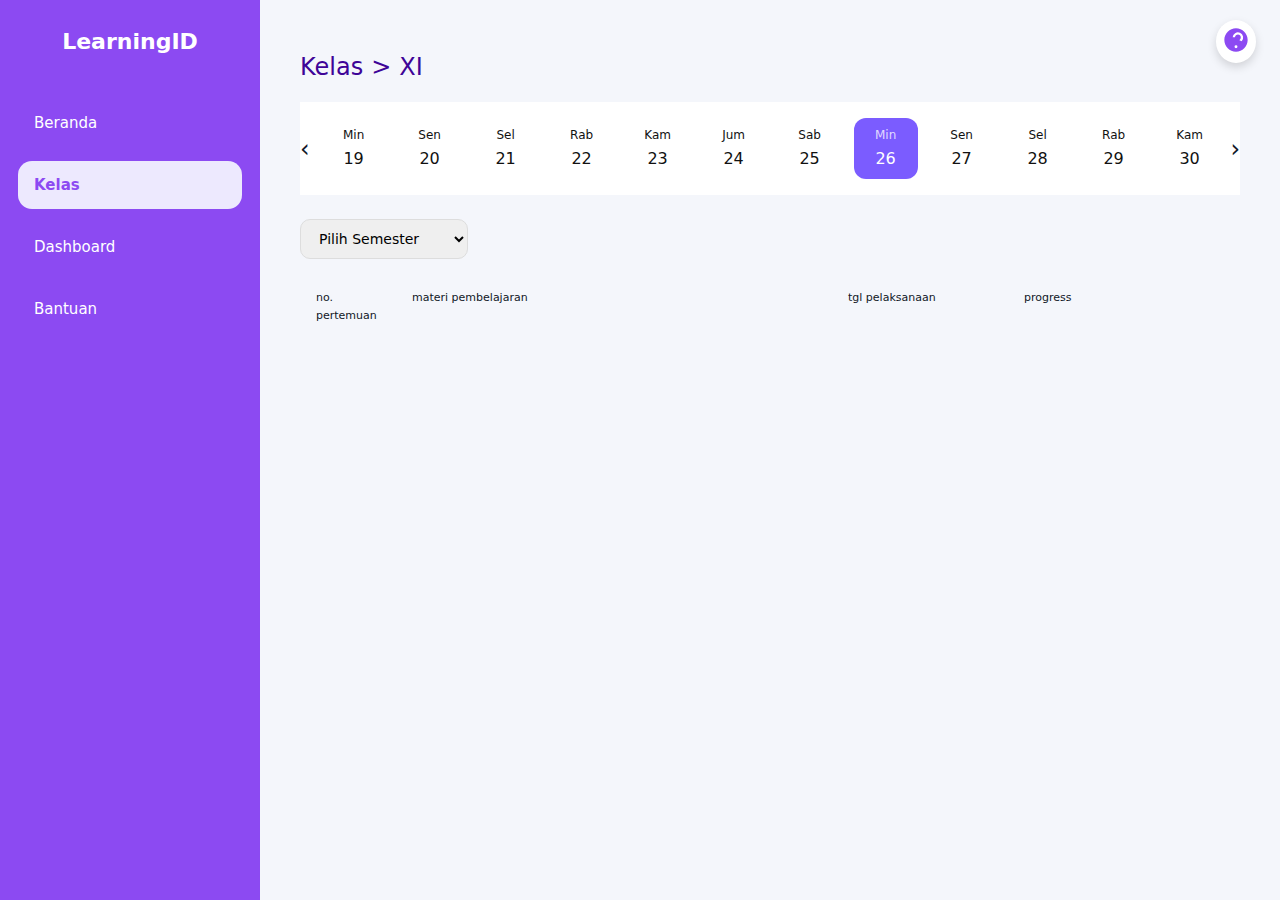
<file: pertemuan.html>
<!DOCTYPE html>
<html lang="id">
  <head>
    <meta charset="UTF-8" />
    <title>Pertemuan | LearningID</title>
    <link rel="stylesheet" href="base.css" />
    <link rel="stylesheet" href="layout.css" />
    <link rel="stylesheet" href="components.css" />
  </head>
  <body>
<button class="hamburger-btn" id="hamburgerBtn" aria-label="Menu">
  <svg viewBox="0 0 24 24" class="hamburger-icon">
    <path d="M3 6h18M3 12h18M3 18h18"/>
  </svg>
</button>    <!-- ⚠️ DISALIN PERSIS DARI BERANDA.HTML -->
<aside class="sidebar" id="sidebar">
      <div class="sidebar-brand">
        <div class="logo">LearningID</div>
      </div>

      <nav class="sidebar-menu">
        <a href="beranda.html" class="menu-item">Beranda</a>
        <a href="kelas.html" class="menu-item active">Kelas</a>
        <a href="dashboard.html" class="menu-item">Dashboard</a>
        <a href="bantuan.html" class="menu-item">Bantuan</a>
      </nav>
    </aside>
<!-- Breadcrumbs Container -->

    <!-- MAIN CONTENT -->
    <main class="main-content">
      <div id="breadcrumbs" class="breadcrumbs"></div>
 <button id="btnHelpIcon" class="help-icon-btn" aria-label="Bantuan">
  <svg viewBox="0 0 24 24" class="help-icon" xmlns="http://www.w3.org/2000/svg">
    <path d="M12 2C6.48 2 2 6.48 2 12s4.48 10 10 10
    10-4.48 10-10S17.52 2 12 2zm0 17a1.25 1.25 0 1 1 0-2.5
    1.25 1.25 0 0 1 0 2.5zm1.07-7.75-.9.92C11.45 12.9 11
    13.5 11 15h2v-.5c0-.55.45-1.05 1.17-1.75l1.24-1.26a2.5
    2.5 0 1 0-4.27-1.77h-2a4.5 4.5 0 1 1 7.73 3.36z"/>
  </svg>
</button>



      <!-- KALENDER (STICKY) -->
      <section class="calendar-wrapper">
        <button class="calendar-nav prev">‹</button>

        <div class="calendar-strip">
          <!-- ITEM HARI -->
          <!-- di-generate JS -->
          <!-- contoh struktur -->
          <!--
        <div class="calendar-day active">
          <span class="day-name">Sen</span>
          <span class="day-date">2</span>
        </div>
        --></div>

        <button class="calendar-nav next">›</button>
      </section>

      <!-- FILTER SEMESTER -->
      <section class="semester-filter">
        <select id="semesterSelect">
          <option value="">Pilih Semester</option>
          <option value="ganjil">Semester Ganjil</option>
          <option value="genap">Semester Genap</option>
        </select>
      </section>

      <!-- TABEL PERTEMUAN -->
      <!-- ⚠️ AWALNYA DISEMBUNYIKAN -->
    <!-- PERTEMUAN -->
<section class="pertemuan-container hidden" id="pertemuanContainer">

  <!-- HEADER KLASIFIKASI (HANYA VISUAL) -->
  <div class="pertemuan-columns">
    <div>No. Pertemuan</div>
    <div>Materi Pembelajaran</div>
    <div>Tgl Pelaksanaan</div>
    <div>Progress</div>
  </div>

  <!-- LIST ITEM -->
  <div class="pertemuan-list"></div>

</section>
<div id="helpModal" class="modal hidden">
  <div class="modal-content">
    <h2>Bantuan Penggunaan</h2>

    <h4>Kelas & Pertemuan</h4>
    <ul>
      <li>Kelas disesuaikan jenjang siswa</li>
      <li>Pertemuan dibuka bertahap</li>
    </ul>

    <h4>Video & Kuis</h4>
    <ul>
      <li>Video wajib ditonton sampai selesai</li>
      <li>Kuis terbuka setelah video selesai</li>
    </ul>

    <h4>Navigasi</h4>
    <p>Gunakan breadcrumbs untuk mengetahui posisi belajar</p>

    <button id="goHelpPage" class="btn-secondary" >👉 Kunjungi Halaman Bantuan</button>
    <button id="closeHelp" class="btn-primary">Tutup</button>
  </div>
</div>



    <!-- JS -->
     <script src="navigasi.js"></script>
     <script src="bantuan-modal.js" defer></script>
          <script src="sidebar.js" defer></script>

<script src="pertemuan.js"></script>
  </body>
</html>
</file>
<file: index.css>
* {
  box-sizing: border-box;
  font-family: 'Inter', system-ui, sans-serif;
}

body {
  margin: 0;
  background: linear-gradient(135deg, #6d28d9, #7c3aed);
  min-height: 100vh;
  display: flex;
  align-items: center;
  justify-content: center;
}

.login-wrapper {
  width: 100%;
  padding: 24px;
}

.login-card {
  max-width: 380px;
  margin: auto;
  background: #ffffff;
  padding: 32px 28px;
  border-radius: 14px;
  box-shadow: 0 20px 40px rgba(0,0,0,0.2);
}

.login-card h1 {
  margin: 0;
  text-align: center;
  color: #6d28d9;
}

.subtitle {
  text-align: center;
  font-size: 14px;
  color: #6b7280;
  margin-bottom: 24px;
}

label {
  display: block;
  font-size: 13px;
  margin-bottom: 6px;
  color: #374151;
}

input {
  width: 100%;
  padding: 10px 12px;
  margin-bottom: 16px;
  border-radius: 8px;
  border: 1px solid #d1d5db;
  font-size: 14px;
}

input:focus {
  outline: none;
  border-color: #7c3aed;
}

button {
  width: 100%;
  padding: 12px;
  border: none;
  border-radius: 10px;
  background: #7c3aed;
  color: white;
  font-size: 15px;
  font-weight: 600;
  cursor: pointer;
}

button:hover {
  background: #6d28d9;
}

.error-text {
  margin-top: 12px;
  font-size: 13px;
  color: #dc2626;
  text-align: center;
}

/* MOBILE */
@media (max-width: 480px) {
  .login-card {
    padding: 24px 20px;
  }
}
</file>
<file: layout.css>
/* ===============================
   LAYOUT CSS
   Sidebar, Hamburger, Page Layout
================================ */

/* ===============================
   DEFAULT (DESKTOP)
================================ */

.sidebar {
  position: fixed;
  top: 0;
  left: 0;
  width: 260px;
  height: 100vh;
  background-color: var(--ungu-primary);
  padding: 24px 18px;
  display: flex;
  flex-direction: column;
  z-index: 2000;
}

.sidebar-brand {
  margin-bottom: 40px;
}

.sidebar-brand .logo {
  color: var(--putih);
  font-size: 22px;
  font-weight: 700;
  text-align: center;
}

.sidebar-menu {
  display: flex;
  flex-direction: column;
  gap: 14px;
}

.menu-item {
  padding: 12px 16px;
  border-radius: var(--radius);
  color: var(--putih);
  font-size: 15px;
  transition: background 0.2s;
}

.menu-item:hover {
  background-color: rgba(255, 255, 255, 0.15);
}

.menu-item.active {
  background-color: var(--ungu-soft);
  color: var(--ungu-primary);
  font-weight: 600;
}

/* ===============================
   MAIN CONTENT
================================ */

.main-content {
  margin-left: 260px;
  padding: 32px 40px;
  position: relative;
}

/* ===============================
   PAGE HEADER
================================ */

.page-header {
  display: flex;
  align-items: center;
  justify-content: space-between;
  position: relative;
  margin-bottom: 24px;
}

.page-title {
  font-size: 26px;
}

/* ===============================
   HELP ICON
================================ */

.help-icon-btn {
  position: fixed;
  top: 20px;
  right: 24px;
  background: white;
  border: none;
  cursor: pointer;
  padding: 6px;
  border-radius: 50%;
  z-index: 10002;
  box-shadow: 0 4px 10px rgba(0, 0, 0, 0.15);
}

.help-icon-btn:hover {
  background: #eef2f7;
}

.help-icon {
  width: 28px;
  height: 28px;
  fill: var(--ungu-primary);
}

/* ===============================
   HAMBURGER BUTTON
================================ */

.hamburger-btn {
  display: none;
  position: fixed;
  top: 16px;
  left: 16px;
  z-index: 10001;
  background: white;
  border: none;
  padding: 8px;
  border-radius: 10px;
  box-shadow: 0 4px 12px rgba(0, 0, 0, 0.15);
  cursor: pointer;
}

.hamburger-icon {
  width: 24px;
  height: 24px;
  stroke: #6d28d9;
  stroke-width: 2.5;
  fill: none;
}

/* ===============================
   MOBILE MODE
================================ */

@media (max-width: 768px) {
  /* Sidebar disembunyikan */
  .sidebar {
    transform: translateX(-100%);
    transition: transform 0.3s ease;
  }

  .sidebar.active {
    transform: translateX(0);
  }

  /* Main content full width */
  .main-content {
    margin-left: 0 !important;
    padding: 24px 20px;
  }

  /* Hamburger muncul */
  .hamburger-btn {
    display: block;
  }

  /* Help icon tetap di kanan atas */
  .help-icon-btn {
    top: 16px;
    right: 16px;
  }

  .help-icon {
    width: 22px;
    height: 22px;
  }
}
</file>
<file: components.css>
/* ===============================
   COMPONENTS CSS
   Card, Button, UI Elements
================================ */

/* =========================
   BREADCRUMBS
========================= */
:root {
  --primary: #8c4af2;
  --primary-soft: #ede9fe;
  --primary-light: #f5f3ff;
  --text-dark: #111827;
  --text-muted: #6b7280;
  --success: #22c55e;
  --danger: #ef4444;
  --white: #ffffff;
  --radius: 14px;
}
.breadcrumbs {
  display: flex;
  flex-wrap: wrap;
  gap: 8px;
  padding: 16px 0;

  font-size: 24px; /* lebih besar */
  font-weight: 500;
  color: #3e0497; /* panah & teks sama warna */

  /* PENTING */
  justify-content: flex-start;
  align-items: center;
}

.breadcrumbs span {
  white-space: nowrap;
}

.breadcrumbs .link {
  cursor: pointer;
}

.breadcrumbs .link:hover {
  text-decoration: underline;
}

@media (max-width: 768px) {
  .breadcrumbs {
    margin-left: 0; /* sidebar biasanya collapse */
    padding: 12px 16px;
    font-size: 15px;
  }
}

.btn-primary,
.btn-secondary {
  flex: 1;
  padding: 12px 14px;
  border-radius: 12px;
  font-weight: 600;
  font-size: 14px;
  cursor: pointer;
  border: none;
  transition: background-color 0.25s ease, color 0.25s ease,
    box-shadow 0.25s ease;
}

.btn-primary {
  background: var(--primary);
  color: #ffffff;
}
.btn-secondary {
  background: #e3d0ff;
  color: #3e0497;
}

/* PRIMARY hover */
.btn-primary:hover:not(:disabled) {
  background: #e3d0ff; /* ungu lebih gelap */
  color: #3e0497;
  box-shadow: 0 8px 18px rgba(139, 92, 246, 0.35);
}

/* SECONDARY hover → jadi ungu tua + teks putih */
.btn-secondary:hover:not(:disabled) {
  background: var(--primary);
  color: #ffffff;
  box-shadow: 0 8px 18px rgba(139, 92, 246, 0.25);
}

.btn-primary:disabled,
.btn-secondary:disabled {
  opacity: 0.5;
  cursor: not-allowed;
  box-shadow: none;
}

.btn-primary:active,
.btn-secondary:active {
  transform: scale(0.97);
}
/* WELCOME CARD */

.welcome-card {
  background-color: var(--ungu-soft);
  border-radius: var(--radius);
  padding: 28px;
  display: flex;
  justify-content: space-between;
  align-items: center;
  box-shadow: var(--shadow-soft);
}

.welcome-text h2 {
  margin-bottom: 8px;
}

.welcome-text p {
  margin-bottom: 16px;
}

.avatar-circle {
  width: 80px;
  height: 80px;
  border-radius: 50%;
  background-color: var(--ungu-primary);
}

/* GRID */

.card-grid {
  display: grid;
  gap: 20px;
}

.card-grid.four-column {
  grid-template-columns: repeat(4, 1fr);
}

/* INFO CARD */

.info-card {
  background-color: var(--putih);
  border-radius: var(--radius);
  padding: 22px;
  box-shadow: var(--shadow-soft);
  text-align: center;
}

.info-card .icon {
  width: 36px;
  height: 36px;
  background-color: var(--ungu-primary);
  border-radius: 50%;
  margin: 0 auto 12px;
}

/* STEP */

.step-grid {
  display: grid;
  grid-template-columns: repeat(6, 1fr);
  gap: 16px;
}

.step-card {
  background-color: var(--putih);
  border-radius: var(--radius);
  padding: 14px;
  text-align: center;
  box-shadow: var(--shadow-soft);
  position: relative;
}

.step-card p {
  font-size: 13px;
  font-weight: 500;
}

.step-number {
  position: absolute;
  bottom: -10px;
  left: 50%;
  transform: translateX(-50%);
  background-color: var(--ungu-primary);
  color: var(--putih);
  width: 26px;
  height: 26px;
  border-radius: 50%;
  font-size: 13px;
  display: flex;
  align-items: center;
  justify-content: center;
}

/* CTA */

.cta-section {
  margin: 50px 0 20px;
}

/* =====================
   KONTEN HALAMAN KELAS
===================== */

.page-title {
  font-size: 32px;
  font-weight: 700;
  margin-bottom: 32px;
}

/* Container kartu */
.kelas-container {
  display: flex;
  gap: 32px;
}

/* =====================
   KARTU KELAS
===================== */

.kelas-card {
  width: 280px;
  background-color: #ffffff;
  padding: 28px 24px;
  border-radius: 20px;
  display: flex;
  flex-direction: column;
  box-shadow: 0 10px 22px rgba(0, 0, 0, 0.06);
}

/* Angka Romawi */
.kelas-header {
  font-size: 64px;
  font-weight: 800;
  text-align: center;
  letter-spacing: 2px;
  color: var(--color-primary);
}

/* =====================
   PROGRESS
===================== */

.kelas-progress {
  margin-top: 16px;
}

.progress-bar {
  height: 10px;
  background-color: #e5e7eb;
  border-radius: 999px;
  overflow: hidden;
}

.progress-bar span {
  height: 100%;
  display: block;
  border-radius: 999px;
}

/* =====================
   INFO
===================== */

.kelas-info {
  margin-top: auto;
}

.kelas-info h3 {
  font-size: 18px;
  font-weight: 600;
}

.kelas-info p {
  font-size: 14px;
  color: var(--color-muted);
}
/* =====================
   KONTEN HALAMAN KELAS
===================== */

.page-title {
  font-size: 32px;
  font-weight: 700;
  margin-bottom: 32px;
}

/* Container kartu */
.kelas-container {
  display: flex;
  gap: 32px;
}

/* =====================
   KARTU KELAS
===================== */

.kelas-card {
  width: 280px;
  background-color: #ffffff;
  padding: 28px 24px;
  border-radius: 20px;
  display: flex;
  flex-direction: column;
  box-shadow: 0 10px 22px rgba(0, 0, 0, 0.06);
}

/* Angka Romawi */
.kelas-header {
  font-size: 64px;
  font-weight: 800;
  text-align: center;
  letter-spacing: 2px;
  color: var(--color-primary);
}

/* =====================
   PROGRESS
===================== */

.kelas-progress {
  margin-top: 16px;
}

.progress-bar {
  height: 10px;
  background-color: #e5e7eb;
  border-radius: 999px;
  overflow: hidden;
}

.progress-bar span {
  height: 100%;
  display: block;
  border-radius: 999px;
}

/* =====================
   INFO
===================== */

.kelas-info {
  margin-top: auto;
}

.kelas-info h3 {
  font-size: 18px;
  font-weight: 600;
}

.kelas-info p {
  font-size: 14px;
  color: var(--color-muted);
}

.kelas-card.completed {
  opacity: 0.55;
  pointer-events: none;
}

.kelas-card.completed .progress-bar span {
  width: 100%;
  background-color: var(--color-success);
}

.kelas-card.active {
  border: 2px solid var(--color-primary);
  cursor: pointer;
}

.kelas-card.active .progress-bar span {
  width: 5%;
  background-color: var(--color-primary);
}

.kelas-card.locked {
  opacity: 0.35;
  pointer-events: none;
}

.kelas-card.locked .kelas-header {
  color: #9ca3af;
}

.kelas-card.locked .progress-bar span {
  width: 0%;
  background-color: #d1d5db;
}

/* =========================
   HALAMAN PERTEMUAN
========================= */

/* Header */
.pertemuan-header h1 {
  font-size: 28px;
  font-weight: 700;
  margin-bottom: 24px;
}

/* =========================
   KALENDER
========================= */

.calendar-wrapper {
  position: sticky;
  top: 0;
  z-index: 10;
  background: #fff;
  padding: 16px 0;
  display: flex;
  align-items: center;
  gap: 12px;
}

.calendar-nav {
  background: none;
  border: none;
  font-size: 24px;
  cursor: pointer;
  color: var(--color-primary);
}

.calendar-strip {
  display: flex;
  flex: 1;
  gap: 12px;
  overflow: hidden; /* ⬅️ BUKAN auto */
}

.calendar-day {
  flex: 1;
  min-width: 64px;
  position: relative;
  padding: 8px 0;
  border-radius: 12px;
  text-align: center;
  cursor: pointer;
  color: #111;
  display: flex;
  flex-direction: column;
  align-items: center;
  justify-content: center;
}

/* 🔥 PENANDA HARI INI (SIDEBAR STYLE) */
.calendar-day.today::before {
  content: "";
  position: absolute;
  inset: 0;
  background: #7b5cff;
  border-radius: 12px;
  z-index: -1;
}

.calendar-day.today {
  color: #fff;
}

.calendar-day .day-name {
  font-size: 12px;
  color: var(--color-muted);
}

.calendar-day.today .day-name {
  color: #e0d9ff;
}

/* optional: kalau diklik */
.calendar-day.active {
  outline: 2px solid #7b5cff;
}

/* =========================
   FILTER SEMESTER
========================= */

.semester-filter {
  margin: 24px 0;
}

.semester-filter select {
  padding: 10px 14px;
  border-radius: 10px;
  border: 1px solid #ddd;
  font-size: 14px;
}

/* =========================
   TABEL PERTEMUAN
========================= */
/* =========================
   ITEM BASE
========================= */
/* =========================
   ITEM CARD
========================= */

.pertemuan-item {
  display: grid;
  grid-template-columns: 80px 1fr 160px 200px;
  align-items: center;
  padding: 18px 16px;
  margin-bottom: 12px;
  background: #fff;
  border-radius: 16px;
  cursor: pointer;
}
/* HEADER KOLUMN (VISUAL SAJA) */
.pertemuan-columns {
  display: grid;
  grid-template-columns: 80px 1fr 160px 200px;
  gap: 16px;
  padding: 6px 16px;
  font-size: 11px;
  color: var(--color-muted);
  text-transform: lowercase;
}

/* RESPONSIVE */
@media (max-width: 1024px) {
  .pertemuan-columns {
    grid-template-columns: 60px 1fr 120px 160px;
    font-size: 10px;
  }
}

.pertemuan-item:hover {
  box-shadow: 0 6px 16px rgba(0, 0, 0, 0.05);
}

/* NOMOR BESAR */
.pertemuan-no {
  font-size: 32px;
  font-weight: 700;
  color: #111;
}
.pertemuan-judul {
  font-weight: 600;
  color: #111;
}
.pertemuan-tanggal {
  color: #555;
}

.progress-wrapper {
  display: flex;
  align-items: center;
  gap: 12px;
}

.progress-bar {
  flex: 1;
  height: 8px;
  background: #ede9fe;
  border-radius: 999px;
  overflow: hidden;
}

.progress-bar span {
  display: block;
  height: 100%;
  background: #8b5cf6;
}

.progress-label {
  font-size: 12px;
  color: #6b7280;
}

/* =========================
   LOCKED (DISABLED)
========================= */

.pertemuan-item.locked {
  background: #f5e6ff;
  opacity: 0.6;
  pointer-events: none;
}

.pertemuan-item.locked .progress-bar span {
  background: #e0c6ff;
}
.lock-overlay {
  position: absolute;
  inset: 0;
  background: rgba(124, 58, 237, 0.12);
  display: flex;
  align-items: center;
  justify-content: center;
  font-size: 13px;
  font-weight: 500;
  color: #6b21a8;
  border-radius: 12px;
}

.main {
  overflow-x: hidden;
}

.pertemuan-container,
.calendar-strip {
  max-width: 100%;
  overflow-x: hidden;
}
.main-content {
  margin-left: 260px;
  padding: 32px 40px;
}
.help-page {
  max-width: 900px;
  margin: auto;
  padding: 20px;
}

.help-intro {
  margin-bottom: 24px;
  color: #555;
}

.accordion-item {
  border: 1px solid #ddd;
  border-radius: 8px;
  margin-bottom: 12px;
  overflow: hidden;
}

.accordion-header {
  width: 100%;
  background: #f8f9fa;
  border: none;
  padding: 14px 16px;
  font-size: 16px;
  font-weight: 600;
  text-align: left;
  cursor: pointer;
  display: flex;
  justify-content: space-between;
  align-items: center;
}

.accordion-header:hover {
  background: #eef1f4;
}

.accordion-content {
  display: none;
  padding: 16px;
  background: #fff;
  color: #333;
}

.accordion-item.active .accordion-content {
  display: block;
}

.accordion-item .icon {
  font-size: 14px;
  transition: transform 0.2s ease;
}

.accordion-item.active .icon {
  transform: rotate(180deg); /* v → ^ */
}
/* ===============================
   MODAL BANTUAN
=============================== */

.modal {
  position: fixed;
  inset: 0;
  background: rgba(0, 0, 0, 0.45);
  display: flex;
  align-items: center;
  justify-content: center;
  z-index: 9999;
}

.modal.hidden {
  display: none;
}

.modal-content {
  background: #ffffff;
  padding: 28px 24px;
  border-radius: 14px;
  width: 90%;
  max-width: 480px;
  box-shadow: 0 20px 40px rgba(0, 0, 0, 0.25);
  animation: modalFade 0.25s ease;
}

@keyframes modalFade {
  from {
    transform: scale(0.95);
    opacity: 0;
  }
  to {
    transform: scale(1);
    opacity: 1;
  }
}

.modal-content h2 {
  margin: 0 0 12px;
  font-size: 22px;
}

.modal-content h4 {
  margin-top: 18px;
  margin-bottom: 6px;
  font-size: 15px;
}

.modal-content ul {
  padding-left: 18px;
  margin-top: 4px;
  font-size: 14px;
  color: #374151;
}

.modal-content p {
  font-size: 14px;
  color: #374151;
}

/* === AREA BUTTON (VERTIKAL) === */
.modal-actions {
  display: flex;
  flex-direction: column;
  gap: 10px;
  margin-top: 24px;
}

.modal-actions button {
  padding: 10px 14px;
  border: none;
  border-radius: 8px;
  cursor: pointer;
  font-weight: 600;
  font-size: 14px;
}

/* BUTTON KE HALAMAN BANTUAN (ATAS) */
#goHelpPage {
  background: #2563eb;
  color: white;
}

#goHelpPage:hover {
  background: #1d4ed8;
}

/* BUTTON TUTUP (BAWAH) */
#closeHelp {
  background: #e5e7eb;
  color: #111827;
}

#closeHelp:hover {
  background: #d1d5db;
}

/* OPTIONAL: Biar aman posisi icon */
.main-content {
  position: relative;
}
* {
  box-sizing: border-box;
  font-family: system-ui, -apple-system, sans-serif;
}

body {
  margin: 0;
  background: #f4f6fb;
  color: #111827;
}

.dashboard {
  max-width: 900px;
  margin: auto;
  padding: 20px;
}

.dashboard-header h1 {
  margin-bottom: 4px;
}

.subtitle {
  color: #6b7280;
  margin-bottom: 20px;
}

/* CARD */
.card {
  background: #ffffff;
  border-radius: 12px;
  padding: 20px;
  margin-bottom: 20px;
  box-shadow: 0 8px 20px rgba(0,0,0,0.05);
}

.card h2 {
  margin-top: 0;
  margin-bottom: 12px;
}

/* SUMMARY */
.summary-grid {
  display: grid;
  grid-template-columns: repeat(auto-fit, minmax(140px, 1fr));
  gap: 16px;
}

.label {
  font-size: 14px;
  color: #6b7280;
}

.value {
  font-size: 20px;
  font-weight: 600;
}

/* STATUS */
.status {
  padding: 6px 12px;
  border-radius: 999px;
  font-size: 13px;
  font-weight: 600;
  display: inline-block;
}

.selesai {
  background: #dcfce7;
  color: #166534;
}

.proses {
  background: #dbeafe;
  color: #1e40af;
}

.terkunci {
  background: #e5e7eb;
  color: #374151;
}

/* KELAS */
.class-progress {
  list-style: none;
  padding: 0;
  margin: 0;
}

.class-progress li {
  display: flex;
  justify-content: space-between;
  padding: 10px 0;
  border-bottom: 1px solid #f1f5f9;
}

.note {
  font-size: 14px;
  color: #6b7280;
  margin-top: 10px;
}

/* PERTEMUAN */
.meeting-grid {
  display: grid;
  grid-template-columns: repeat(4, 1fr);
  gap: 10px;
}

.meeting {
  text-align: center;
  padding: 14px 0;
  border-radius: 8px;
  font-weight: 600;
}

/* INFO */
.info ul {
  padding-left: 18px;
}

.disclaimer {
  font-size: 13px;
  color: #6b7280;
  margin-top: 10px;
}

/* MOBILE */
@media (max-width: 600px) {
  .meeting-grid {
    grid-template-columns: repeat(3, 1fr);
  }
}
</file>
<file: belajar.css>
/* ===============================
   GLOBAL HALAMAN BELAJAR
================================ */
:root {
  --primary: #8c4af2;
  --primary-soft: #ede9fe;
  --primary-light: #f5f3ff;
  --text-dark: #111827;
  --text-muted: #6b7280;
  --success: #22c55e;
  --danger: #ef4444;
  --white: #ffffff;
  --radius: 14px;
}

main.main-content {
  padding: 24px 32px;
  background: #faf7ff;
  min-height: 100vh;
  box-sizing: border-box;
  font-family: inherit;
  box-shadow: 0 30px 40px rgba(139, 92, 246, 0.3);
}

/* ===============================
   HEADER
================================ */
.pertemuan-header h1 {
  font-size: 28px;
  font-weight: 700;
  color: #3b1fa6;
  margin-bottom: 16px;
}

/* ===============================
   BUTTON GLOBAL
================================ */
.btn-primary,
.btn-secondary {
  flex: 1;
  padding: 12px 14px;
  border-radius: 12px;
  font-weight: 600;
  font-size: 14px;
  cursor: pointer;
  border: none;
  transition: background-color 0.25s ease, color 0.25s ease,
    box-shadow 0.25s ease;
}

.btn-primary {
  background: #e3d0ff;
  color: #3e0497;
}
.btn-secondary {
  background: var(--primary);
  color: #ffffff;
}

/* PRIMARY hover */
.btn-primary:hover:not(:disabled) {
  background: var(--primary); /* ungu lebih gelap */
  color: #ffffff;
  box-shadow: 0 8px 18px rgba(139, 92, 246, 0.35);
}

/* SECONDARY hover → jadi ungu tua + teks putih */
.btn-secondary:hover:not(:disabled) {
  background: #e3d0ff;
  color: #3e0497;
  box-shadow: 0 8px 18px rgba(139, 92, 246, 0.25);
}

.btn-primary:disabled,
.btn-secondary:disabled {
  opacity: 0.5;
  cursor: not-allowed;
  box-shadow: none;
}

.btn-primary:active,
.btn-secondary:active {
  transform: scale(0.97);
}
/* ===============================
   PRE-LEARNING CARD
================================ */
.info-card {
  background: #ffffff;
  border-radius: 16px;
  box-shadow: 0 4px 10px rgba(0, 0, 0, 0.08);

  padding: 24px 28px;
  margin-top: 16px;
  max-width: 900px;
  border: 1px solid #e5e7eb;
}

.info-card h2 {
  font-size: 20px;
  font-weight: 700;
  color: #111827;
  margin: 20px 0 8px;
}

.info-card p {
  font-size: 14px;
  color: #374151;
  line-height: 1.7;
  margin-bottom: 8px;
}

.info-card ul {
  padding-left: 20px;
  margin-bottom: 12px;
}

.info-card li {
  font-size: 14px;
  color: #374151;
  line-height: 1.6;
}

/* ===============================
   MULAI BELAJAR BUTTON
================================ */
#btnMulaiBelajar {
  margin-top: 20px;
}

/* ===============================
   MODAL OVERLAY
================================ */
.modal-overlay {
  position: fixed;
  inset: 0;
  background: rgba(0, 0, 0, 0.35);
  display: flex;
  align-items: center;
  justify-content: center;
  z-index: 999;
}

.modal-overlay.hidden {
  display: none;
}

/* ===============================
   MODAL BOX
================================ */
.modal {
  background: #ffffff;
  border-radius: 18px;
  padding: 24px 26px;
  width: 100%;
  max-width: 420px;
  box-shadow: 0 20px 40px rgba(0, 0, 0, 0.15);
}

.modal h2 {
  font-size: 20px;
  font-weight: 700;
  color: #111827;
  margin-bottom: 16px;
}

/* ===============================
   FORM
================================ */
.form-group {
  display: flex;
  flex-direction: column;
  margin-bottom: 14px;
}

.form-group label {
  font-size: 13px;
  color: #6b7280;
  margin-bottom: 6px;
}

.form-group input {
  padding: 10px 12px;
  border-radius: 12px;
  border: 2px solid #d8b4fe;
  font-size: 14px;
}

.form-group input:focus {
  outline: none;
  border-color: #8b5cf6;
}

/* ===============================
   READONLY BOX
================================ */
.readonly-box {
  border: 2px solid #d8b4fe;
  border-radius: 12px;
  padding: 12px;
  font-size: 14px;
  color: #111827;
  background: #faf5ff;
  line-height: 1.5;
}

/* ===============================
   MODAL ACTIONS
================================ */
.modal-actions {
  display: flex;
  justify-content: flex-end;
  gap: 12px;
  margin-top: 20px;
}

.modal-actions .btn {
  padding: 10px 18px;
  border-radius: 12px;
  font-size: 14px;
  font-weight: 600;
  border: none;
  cursor: pointer;
}

.modal-actions .btn.primary {
  background: #8b5cf6;
  color: #fff;
}

.modal-actions .btn.secondary {
  background: #ede9fe;
  color: #4c1d95;
}

/* ===============================
   CARD GENERAL (STATE 2)
================================ */
.card {
  background: #ffffff;
  border-radius: 16px;
  padding: 20px 24px;
  border: 1px solid #e5e7eb;
  box-shadow: 0 8px 20px rgba(139, 92, 246, 0.15);
}

/* ===============================
   INDICATOR HEADER
================================ */
.state.hidden {
  display: none;
}

.state.active {
  display: block;
}
.indicator-header h2 {
  font-size: 22px;
  font-weight: 700;
  color: #3b1fa6;
  margin-bottom: 4px;
}

.indicator-header h3 {
  font-size: 16px;
  font-weight: 600;
  color: #6d28d9;
  margin-bottom: 10px;
}

.indicator-header p {
  font-size: 14px;
  color: #374151;
  line-height: 1.7;
}

/* ===============================
   LEARNING LAYOUT
================================ */
/* ===============================
   LEARNING LAYOUT
================================ */
.learning-layout {
  display: grid;
  grid-template-columns: 2fr 1fr;
  gap: 20px;
  margin-top: 20px;
}

/* Card umum */
.learning-layout .card {
  background: #ffffff;
  border-radius: 18px;
  padding: 20px;
  border: 1px solid #e5e7eb;
  display: grid;
  grid-template-columns: 2fr 1fr;
  gap: 24px;
  margin-top: 24px;
  box-shadow: 0 6px 18px rgba(0, 0, 0, 0.06);
}

/* ===============================
   RESPONSIVE
================================ */
@media (max-width: 900px) {
  .learning-layout {
    grid-template-columns: 1fr;
  }
}

/* ===============================
   BUTTON KUIS (STATE 2)
================================ */
.btn-quiz {
  margin-top: 16px;
  width: 100%;
  padding: 14px;
  font-size: 16px;
  font-weight: 700;
  border-radius: 14px;

  background: var(--primary);
  color: var(--white);
  border: none;

  cursor: pointer;

  box-shadow: 0 6px 14px rgba(139, 92, 246, 0.35);

  transition: background 0.25s ease, transform 0.2s ease, box-shadow 0.2s ease;
}

.btn-quiz:hover:not(.disabled):not(:disabled) {
  background: #e3d0ff; /* ungu lebih gelap */
  color: #3e0497(0, 0%, 100%);
  box-shadow: 0 8px 18px rgba(139, 92, 246, 0.35);
}
.btn-quiz:active:not(.disabled):not(:disabled) {
  transform: scale(0.97);
  box-shadow: 0 6px 14px rgba(124, 58, 237, 0.35);
}
.btn-quiz.disabled,
.btn-quiz:disabled {
  opacity: 0.45;
  cursor: not-allowed;
  box-shadow: none;
  transform: none;
}

/* ===============================
   VIDEO SECTION
================================ */
/* ===============================
   VIDEO PLAYER STYLING
================================ */

.video-box {
  border: 4px solid #8b5cf6;
  border-radius: 18px;
  padding: 12px;
  background: #fff;
}

.video-wrapper {
  position: relative;
  width: 100%;
  padding-top: 56.25%;
  aspect-ratio: 16 / 9;
  border-radius: 14px;
  overflow: hidden;
  background: #000;
}

.video-wrapper iframe,
.video-wrapper div {
  position: absolute;
  inset: 0;
  width: 100%;
  height: 100%;
}

/* ===============================
   NOTE SECTION
================================ */
.note-section {
  background: #fff;
  border-radius: 16px;
  padding: 20px;
  border: 1px solid #e5e7eb;
  box-shadow: 0 6px 18px rgba(0, 0, 0, 0.06);
}

.note-section h3 {
  margin-bottom: 8px;
  font-size: 16px;
  font-weight: 700;
}

/* ===============================
   LEARNING ACTIONS
================================ */
.learning-actions {
  margin-top: 32px;
  display: flex;
  justify-content: flex-start;
}

/* Tombol Berikutnya */
.btn-next {
  padding: 12px 28px;
  font-size: 15px;
  font-weight: 700;
  border-radius: 999px;
  background: var(--primary);
  color: var(--white);
  border: none;
  cursor: pointer;
  box-shadow: 0 4px 12px rgba(139, 92, 246, 0.25);
  transition: transform 0.2s ease, box-shadow 0.2s ease, background 0.3s ease;
}

.btn-next:hover:not(.disabled) {
  background: #e3d0ff; /* ungu lebih gelap */
  color: #3e0497;
  box-shadow: 0 8px 18px rgba(139, 92, 246, 0.35);
}

.btn-next:active:not(.disabled) {
  transform: scale(0.97);
  box-shadow: 0n 4px 12px rgba(139, 92, 246, 0.25);
}

.btn-next.disabled,
.btn-next:disabled {
  opacity: 0.5;
  cursor: not-allowed;
  box-shadow: none;
}

.breadcrumbs {
  display: flex;
  flex-wrap: wrap;
  gap: 8px;
  padding: 16px 0;

  font-size: 24px; /* lebih besar */
  font-weight: 500;
  color: #3e0497; /* panah & teks sama warna */

  /* PENTING */
  justify-content: flex-start;
  align-items: center;
}

.breadcrumbs span {
  white-space: nowrap;
}

.breadcrumbs .link {
  cursor: pointer;
}

.breadcrumbs .link:hover {
  text-decoration: underline;
}

@media (max-width: 768px) {
  .breadcrumbs {
    margin-left: 0; /* sidebar biasanya collapse */
    padding: 12px 16px;
    font-size: 15px;
  }
}
.breadcrumb {
  display: flex;
  flex-wrap: wrap;
  gap: 8px;
  padding: 16px 0;

  font-size: 18px; /* lebih besar */
  font-weight: 500;
  color: #3e0497; /* panah & teks sama warna */

  /* PENTING */
  justify-content: flex-start;
  align-items: center;
}

.breadcrumb {
  white-space: nowrap;
}

.breadcrumb {
  cursor: pointer;
}

.breadcrumb {
  text-decoration: underline;
}

@media (max-width: 768px) {
  .breadcrumb {
    margin-left: 0; /* sidebar biasanya collapse */
    padding: 12px 16px;
    font-size: 12px;
  }
}
/* ===============================
   GLOBAL UTIL
================================ */
.hidden {
  display: none !important;
}

.disabled {
  opacity: 0.5;
  pointer-events: none;
}

/* ===============================
========================
   CARD
================================ */
</file>
<file: dashboard.css>
* {
  box-sizing: border-box;
  font-family: system-ui, -apple-system, sans-serif;
}

body {
  margin: 0;
  background: #f4f6fb;
  color: #111827;
}

.dashboard {
  margin-left: 260px;
  padding: 32px 40px;
}

.dashboard-header h1 {
  margin-bottom: 4px;
}

.subtitle {
  color: #6b7280;
  margin-bottom: 20px;
}

/* CARD */
.card {
  background: #ffffff;
  border-radius: 12px;
  padding: 20px;
  margin-bottom: 20px;
  box-shadow: 0 8px 20px rgba(0,0,0,0.05);
}

.card h2 {
  margin-top: 0;
  margin-bottom: 12px;
}

/* SUMMARY */
.summary-grid {
  display: grid;
  grid-template-columns: repeat(auto-fit, minmax(140px, 1fr));
  gap: 16px;
}

.label {
  font-size: 14px;
  color: #6b7280;
}

.value {
  font-size: 20px;
  font-weight: 600;
}

/* STATUS */
.status {
  padding: 6px 12px;
  border-radius: 999px;
  font-size: 13px;
  font-weight: 600;
  display: inline-block;
}

.selesai {
  background: #dcfce7;
  color: #166534;
}

.proses {
  background: #dbeafe;
  color: #1e40af;
}

.terkunci {
  background: #e5e7eb;
  color: #374151;
}

/* KELAS */
.class-progress {
  list-style: none;
  padding: 0;
  margin: 0;
}

.class-progress li {
  display: flex;
  justify-content: space-between;
  padding: 10px 0;
  border-bottom: 1px solid #f1f5f9;
}

.note {
  font-size: 14px;
  color: #6b7280;
  margin-top: 10px;
}

/* PERTEMUAN */
.meeting-grid {
  display: grid;
  grid-template-columns: repeat(4, 1fr);
  gap: 10px;
}

.meeting {
  text-align: center;
  padding: 14px 0;
  border-radius: 8px;
  font-weight: 600;
}

/* INFO */
.info ul {
  padding-left: 18px;
}

.disclaimer {
  font-size: 13px;
  color: #6b7280;
  margin-top: 10px;
}

/* MOBILE */
@media (max-width: 600px) {
  .meeting-grid {
    grid-template-columns: repeat(3, 1fr);
  }
}
</file>
<file: base.css>
/* ===============================
   BASE CSS
   Reset & Global Style
================================ */

* {
  margin: 0;
  padding: 0;
  box-sizing: border-box;
}

:root {
  --ungu-primary: #8c4af2;
  --ungu-soft: #ede9fe;
  --ungu-hover: #8c4af2;

  --putih: #ffffff;
  --abu-bg: #fbf8ff;
  --abu-text: #6b7280;
  --hitam: #1f2937;

  --radius: 14px;
  --shadow-soft: 0 6px 16px rgba(0, 0, 0, 0.08);
}

body {
  font-family: "Segoe UI", system-ui, -apple-system, BlinkMacSystemFont,
    sans-serif;
  background-color: var(--abu-bg);
  color: var(--hitam);
  line-height: 1.6;
}

a {
  text-decoration: none;
  color: inherit;
}

h1,
h2 {
  font-weight: 600;
}

p {
  color: var(--abu-text);
  font-size: 14px;
}

p strong {
    font-size: 15px;
  display: block;
  margin-bottom: 6px; /* atur sesuai selera: 6–10px aman */
}
ul {
  list-style: none;
  padding-left: 0;
}

ul li {
  position: relative;
  padding-left: 14px;
  margin-bottom: 6px;
}

ul li::before {
  content: "-";
  position: absolute;
  left: 0;
}
</file>
<file: quiz.css>
/* ===============================
   ROOT & RESET
=============================== */
:root {
  --primary: #8c4af2;
  --primary-soft: #ede9fe;
  --primary-light: #f5f3ff;
  --text-dark: #111827;
  --text-muted: #6b7280;
  --success: #22c55e;
  --danger: #ef4444;
  --white: #ffffff;
  --radius: 14px;
}

* {
  box-sizing: border-box;
  font-family: "Inter", system-ui, -apple-system, sans-serif;
}

/* ===============================
   MODAL OVERLAY
=============================== */
.quiz-modal {
  position: fixed;
  inset: 0;
  background: rgba(0, 0, 0, 0.45);
  display: flex;
  align-items: center;
  justify-content: center;
  z-index: 9999;
  padding: 16px; /* penting buat HP */
}

.quiz-modal.hidden {
  display: none;
}

.quiz-card {
  width: 100%;
  max-width: 520px;
  background: var(--white);
  border-radius: 16px;
  padding: 32px 28px;
  box-shadow: 0 20px 50px rgba(0, 0, 0, 0.15);
}

/* ===============================
   HEADER (SOAL)
=============================== */
.quiz-header {
  display: flex;
  justify-content: space-between;
  align-items: center;
  font-size: 13px;
  color: var(--text-muted);
  margin-bottom: 16px;
}

#quizTimer {
  font-weight: 600;
  color: var(--primary);
}

/* ===============================
   QUESTION
=============================== */
#quizQuestion {
  font-size: 16px;
  line-height: 1.6;
  font-weight: 600;
  color: var(--text-dark);
  margin-bottom: 18px;
}

/* ===============================
   OPTIONS
=============================== */
.quiz-options {
  display: flex;
  flex-direction: column;
  gap: 10px;
}

.quiz-options button {
  text-align: left;
  padding: 14px 16px;
  border-radius: 10px;
  border: none;
  background: var(--primary-light);
  color: var(--text-dark);
  font-size: 14px;
  cursor: pointer;
  transition: all 0.2s ease;
}

.quiz-options button:hover {
  background: var(--primary-soft);
}

.quiz-options button.active {
  background: var(--primary);
  color: var(--white);
  box-shadow: 0 8px 18px rgba(139, 92, 246, 0.35);
}

/* ===============================
   ACTION BUTTONS
=============================== */
.quiz-actions {
  display: flex;
  justify-content: space-between;
  gap: 12px;
  margin-top: 24px;
}

.btn-primary,
.btn-secondary {
  flex: 1;
  padding: 12px 14px;
  border-radius: 12px;
  font-weight: 600;
  font-size: 14px;
  cursor: pointer;
  border: none;
  transition: background-color 0.25s ease, color 0.25s ease,
    box-shadow 0.25s ease;
}

.btn-primary {
  background: #e3d0ff;
  color: #3e0497;
}
.btn-secondary {
  background: var(--primary);
  color: #ffffff;
}

/* PRIMARY hover */
.btn-primary:hover:not(:disabled) {
  background: var(--primary); /* ungu lebih gelap */
  color: #ffffff;
  box-shadow: 0 8px 18px rgba(139, 92, 246, 0.35);
}

/* SECONDARY hover → jadi ungu tua + teks putih */
.btn-secondary:hover:not(:disabled) {
  background: #e3d0ff;
  color: #3e0497;
  box-shadow: 0 8px 18px rgba(139, 92, 246, 0.25);
}

.btn-primary:disabled,
.btn-secondary:disabled {
  opacity: 0.5;
  cursor: not-allowed;
  box-shadow: none;
}

.btn-primary:active,
.btn-secondary:active {
  transform: scale(0.97);
}

/* ===============================
   RESULT MODAL
=============================== */
/* ===============================
   MODAL HASIL KUIS
=============================== */
#quizResultModal {
  position: fixed;
  inset: 0;
  background: rgba(0, 0, 0, 0.45);
  display: flex;
  align-items: center;
  justify-content: center;
  z-index: 999;
}

#quizResultModal.hidden {
  display: none;
}

/* CARD */
.quiz-result-card {
  width: 100%;
  max-width: 420px;
  background: #ffffff;
  border-radius: 18px;
  padding: 36px 32px;
  text-align: center;
  box-shadow: 0 20px 40px rgba(0, 0, 0, 0.12);
}

/* ICON */
.result-icon {
  display: flex;
  align-items: center;
  justify-content: center;
  gap: 14px;
  margin-bottom: 12px;
}

.result-icon img {
  width: 56px;
  height: 56px;
  object-fit: contain;
}

/* TITLE */
#resultTitle {
  font-size: 24px;
  font-weight: 700;
  margin-bottom: 6px;
  color: #111827;
}

/* SCORE BOX */
.result-score-box {
  margin: 20px 0 14px;
}

.score-label {
  display: block;
  font-size: 14px;
  color: #9ca3af;
  margin-bottom: 6px;
  text-transform: lowercase;
}

.score-value {
  display: inline-block;
  padding: 12px 28px;
  font-size: 22px;
  font-weight: 700;
  color: #ffffff;
  background: #8b5cf6;
  border-radius: 12px;
  box-shadow: 0 8px 20px rgba(139, 92, 246, 0.35);
}

/* BENAR / SALAH */
.result-stats {
  margin-top: 14px;
  font-size: 15px;
  font-weight: 600;
  color: #111827;
}

.result-stats p {
  margin: 4px 0;
}

/* DESCRIPTION */
.result-desc {
  margin-top: 18px;
  font-size: 15px;
  line-height: 1.6;
  color: #111827;
}

/* ACTIONS */
.quiz-actions {
  display: flex;
  justify-content: center;
}

.quiz-actions button {
  min-width: 220px;
  padding: 12px 18px;
  border-radius: 12px;
  font-size: 15px;
  font-weight: 600;
  border: none;
  cursor: pointer;
}

/* PRIMARY */

@media (max-width: 480px) {
  .quiz-card {
    padding: 24px 20px;
  }

  .result-icon {
    gap: 10px;
  }

  .result-icon img {
    width: 44px;
    height: 44px;
  }

  #resultTitle {
    font-size: 20px;
  }

  .score-value {
    font-size: 18px;
    padding: 8px 22px;
  }

  .quiz-actions button {
    width: 100%;
  }
}

/* HIDDEN */
.hidden {
  display: none !important;
}
</file>
